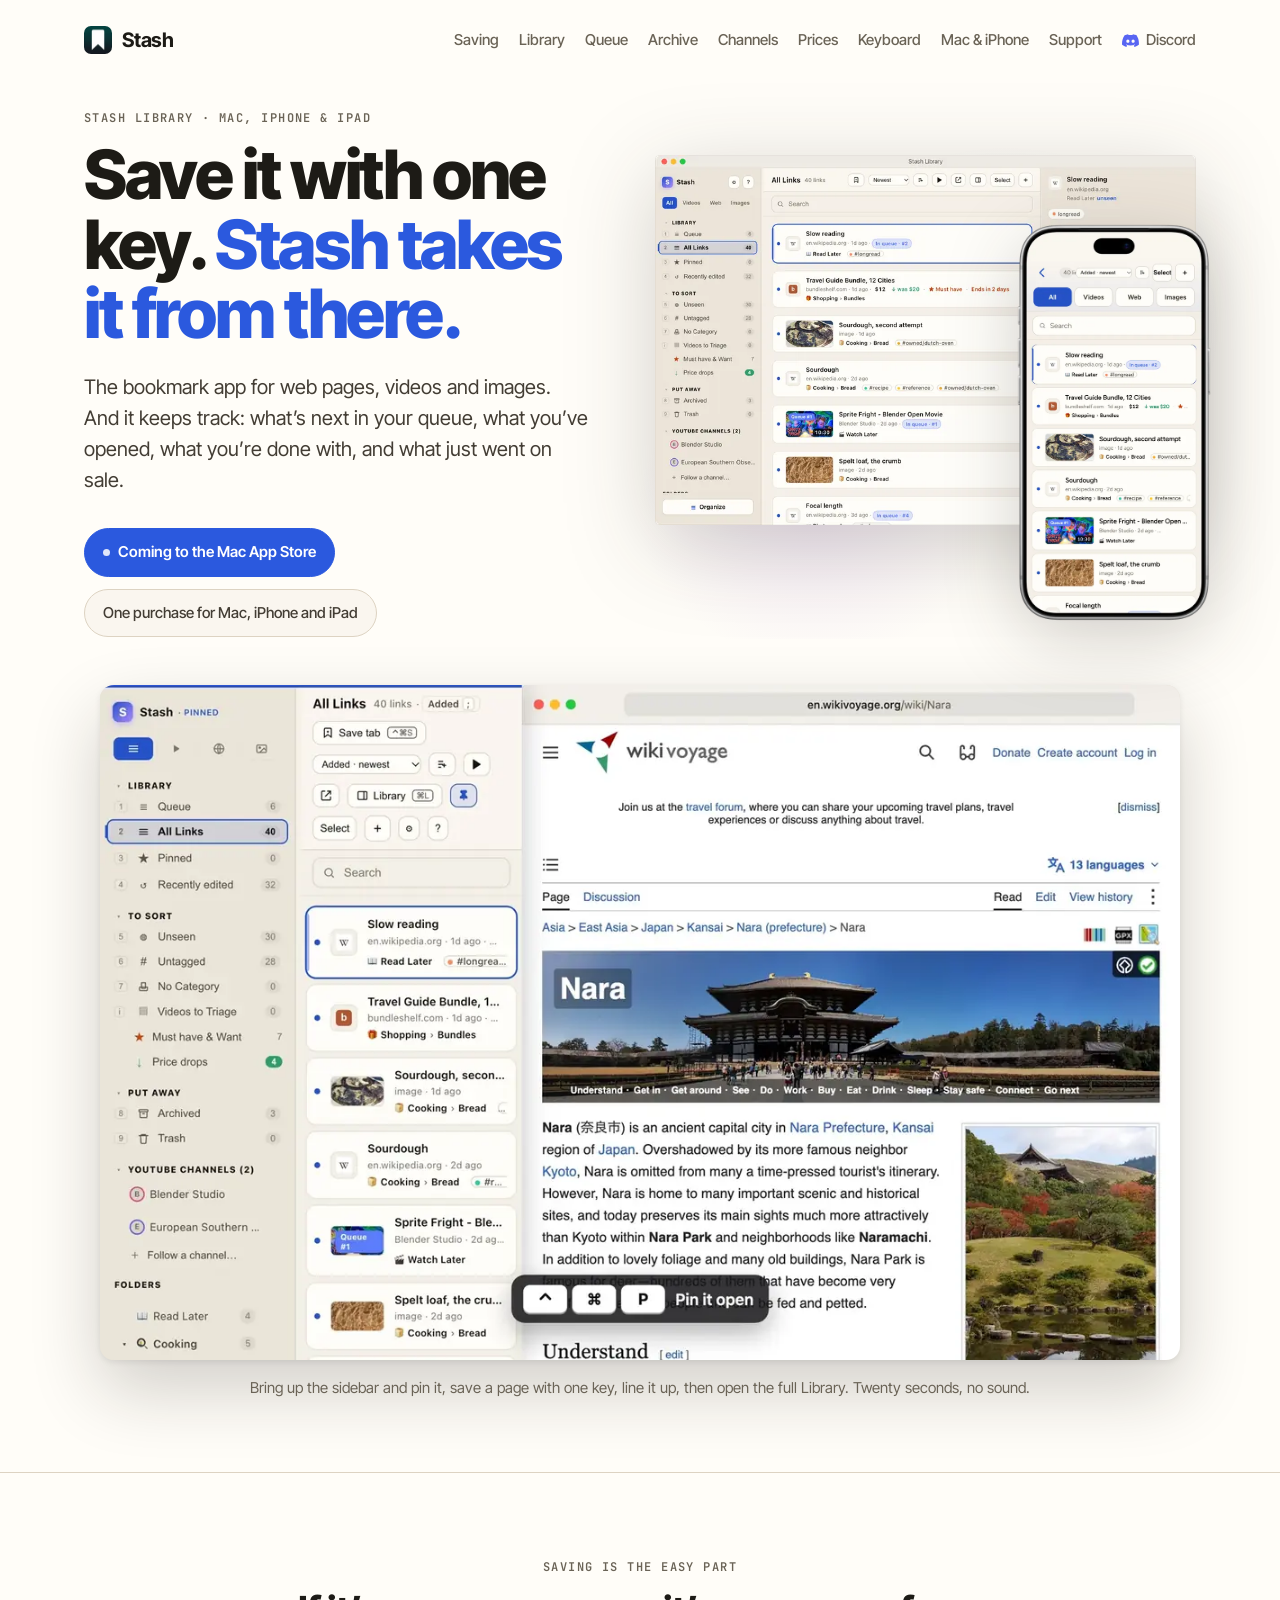
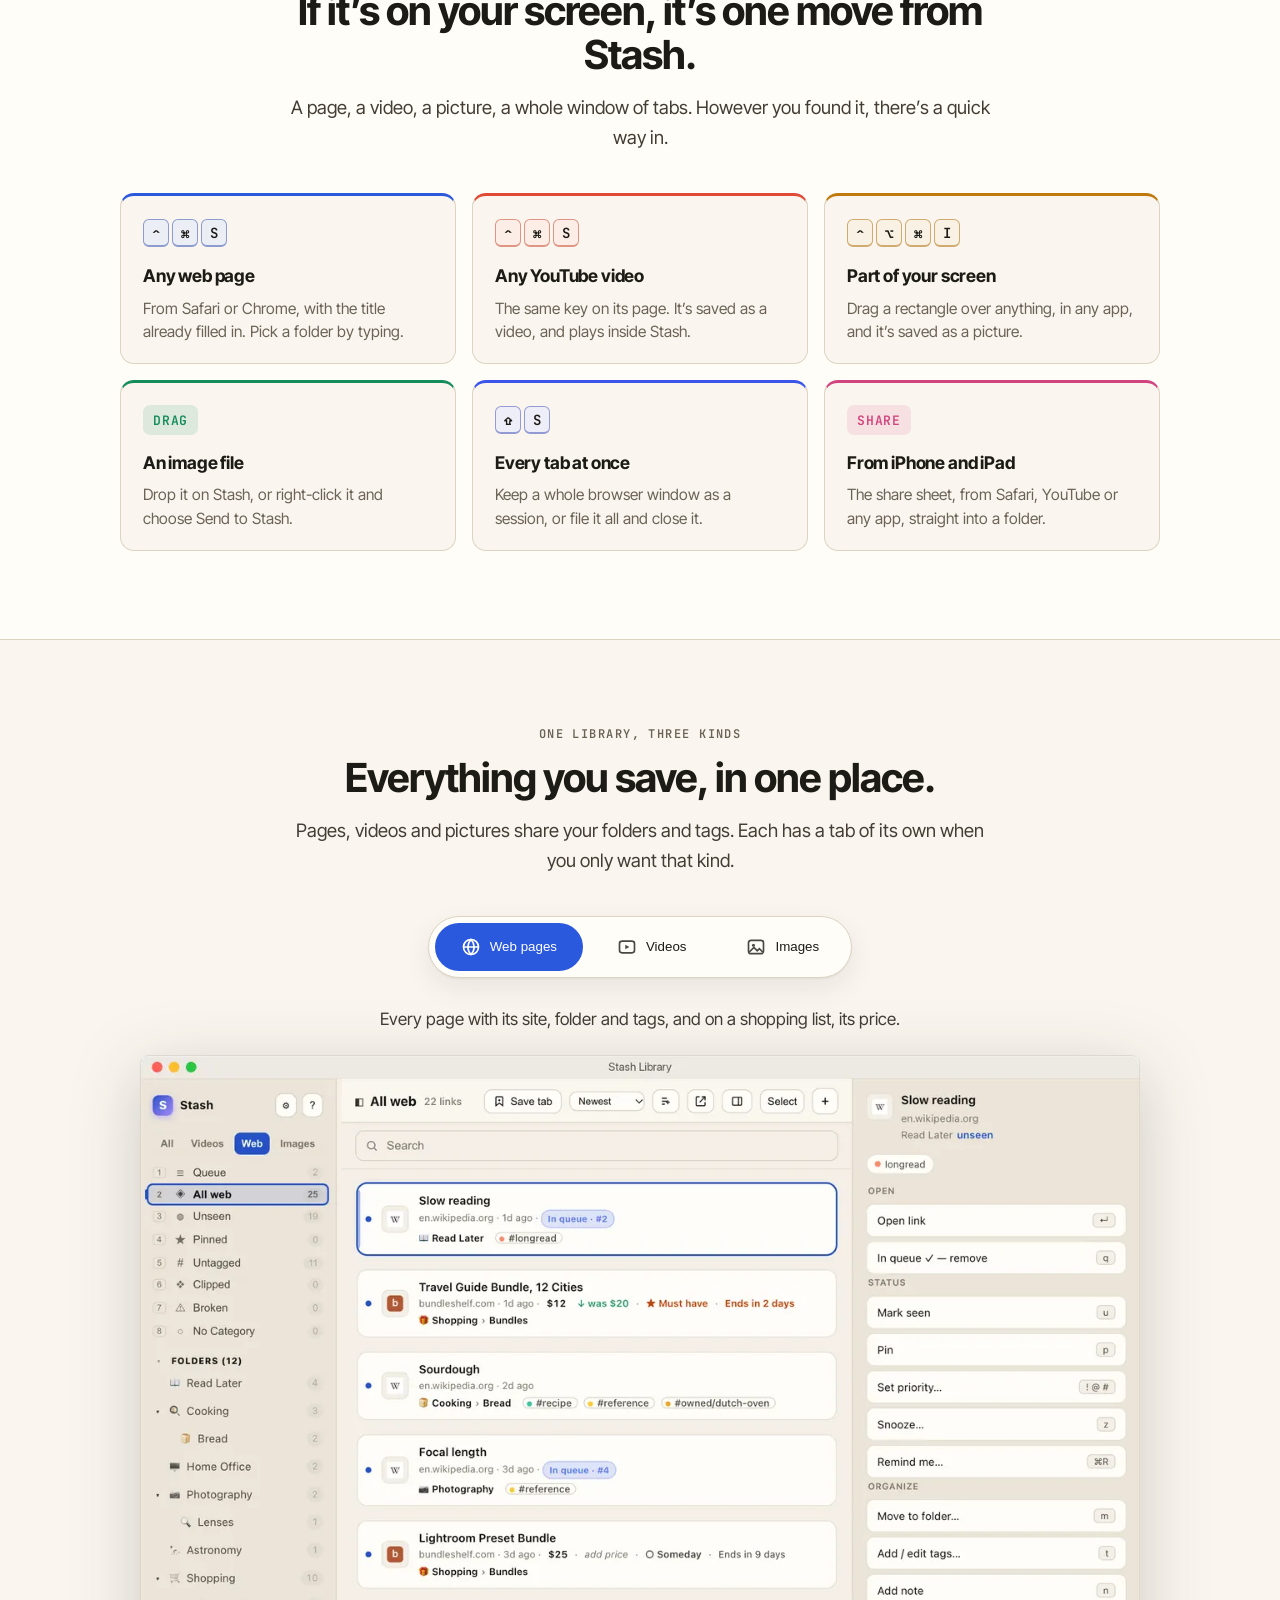
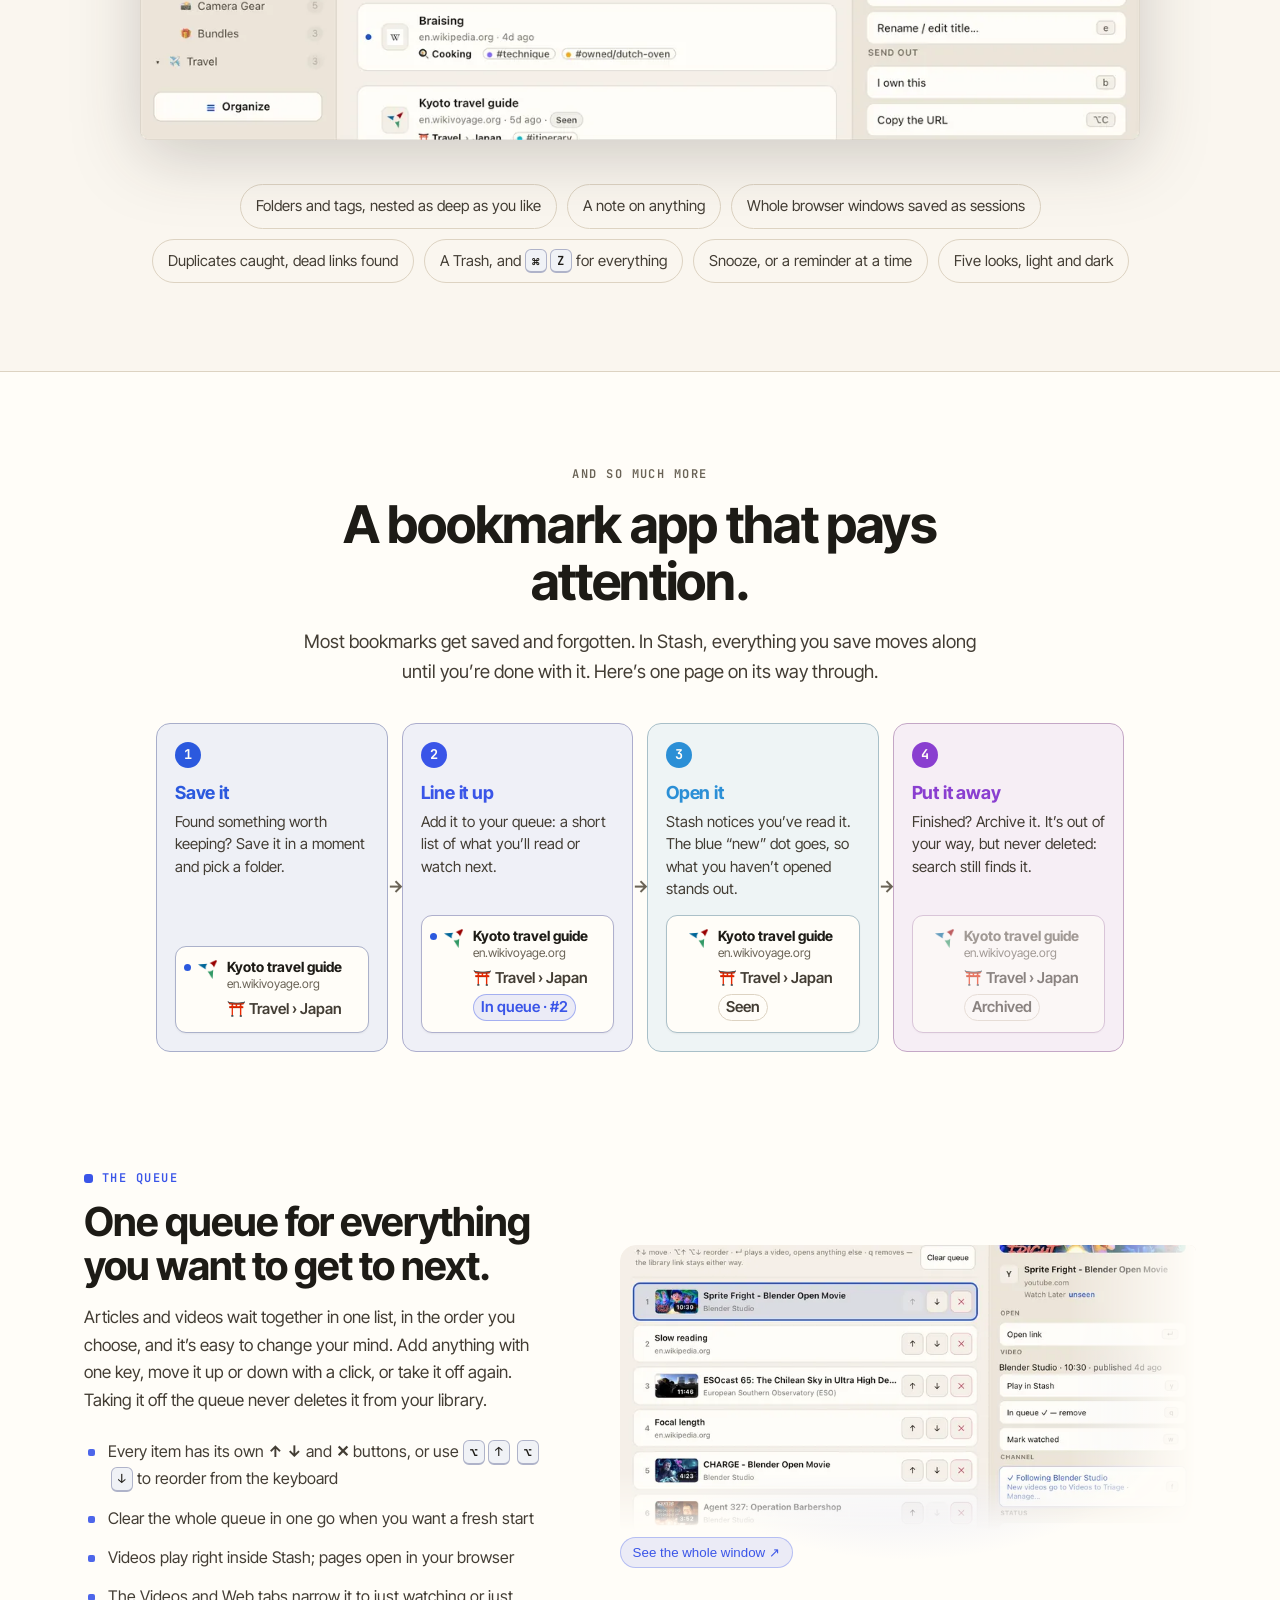
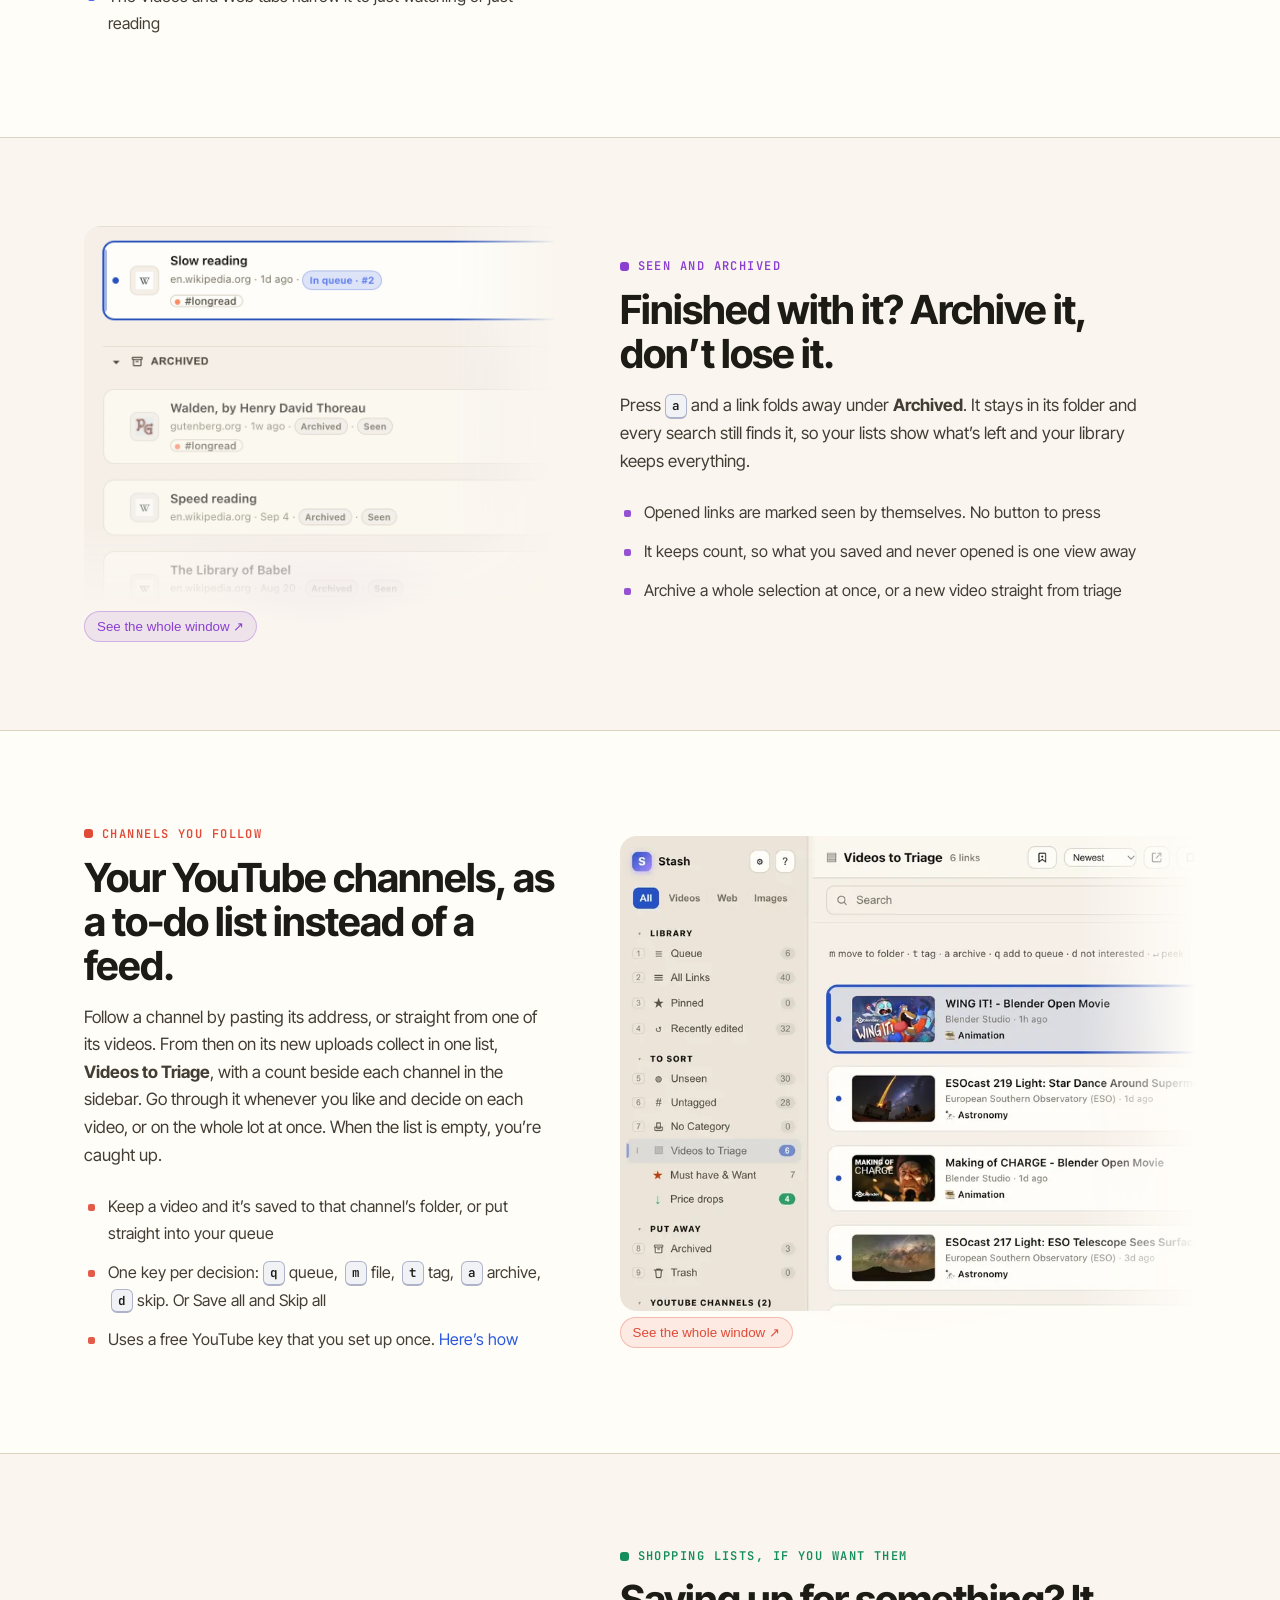
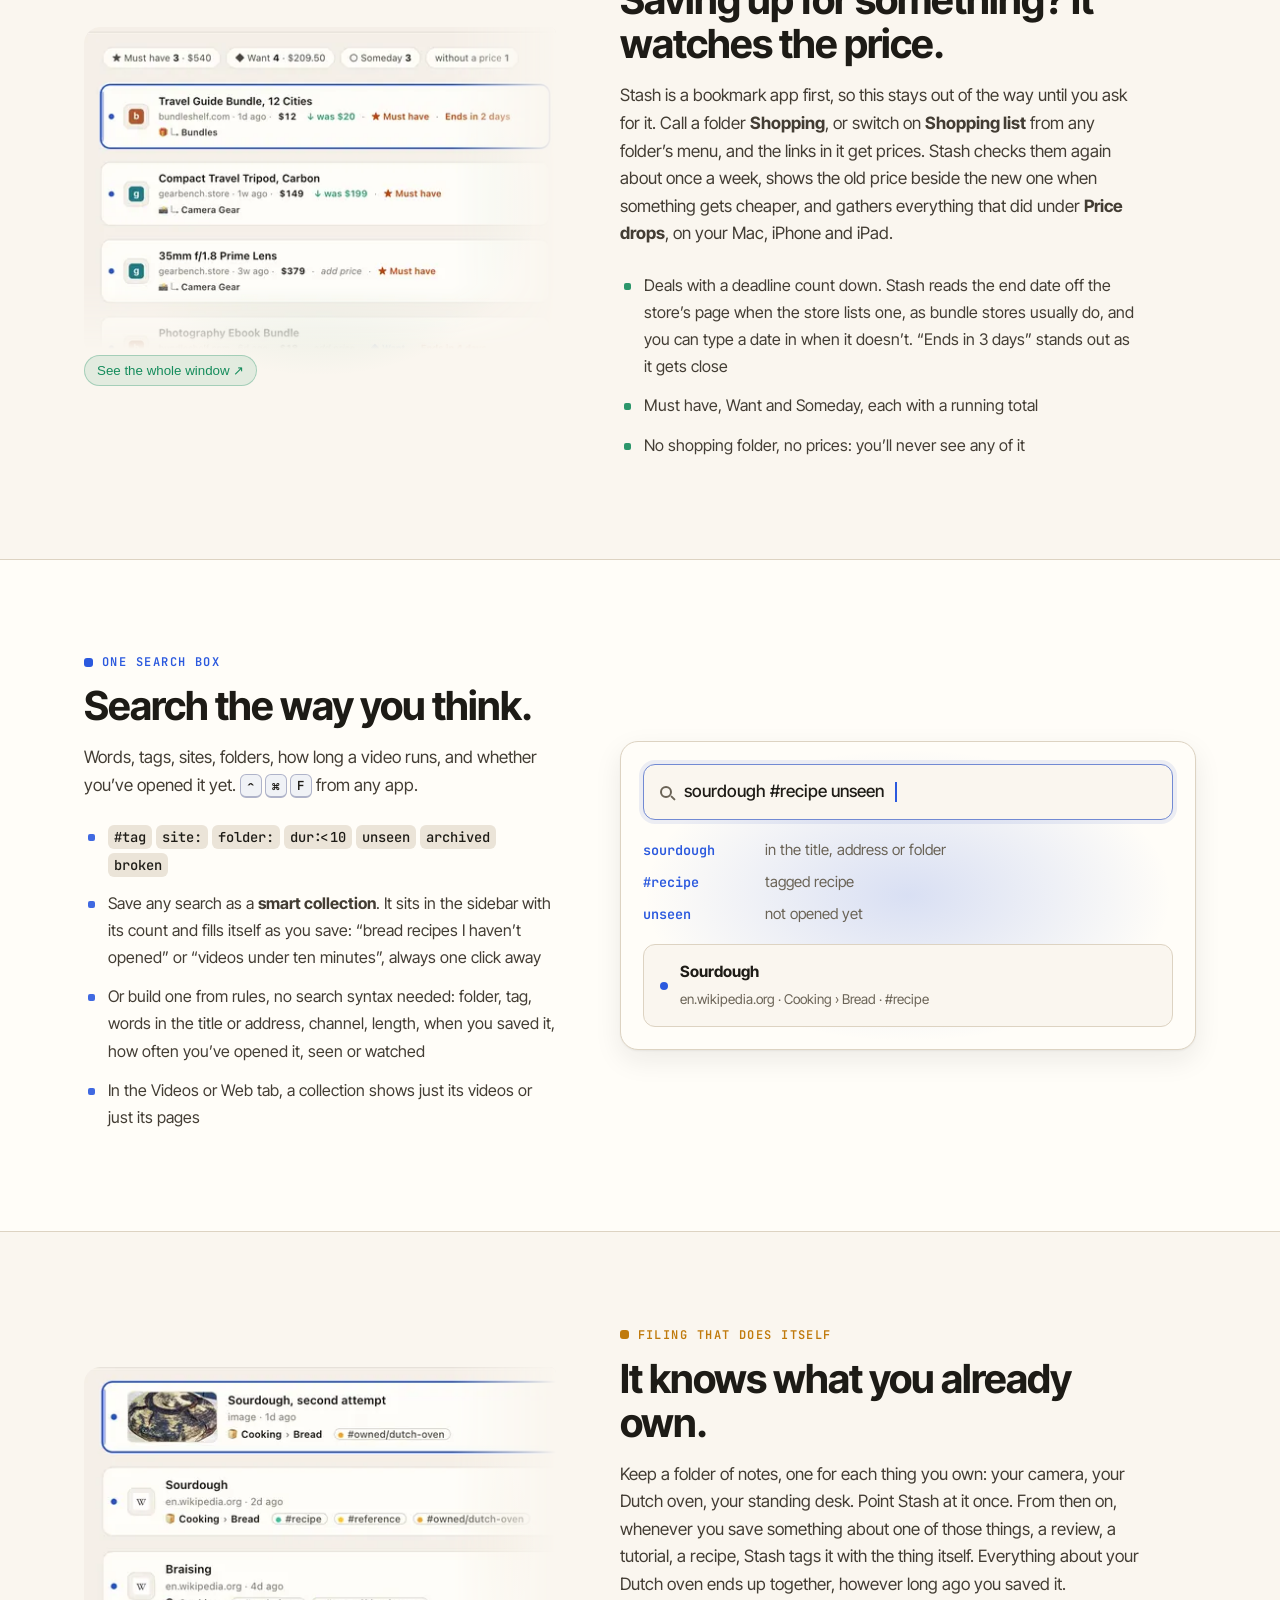
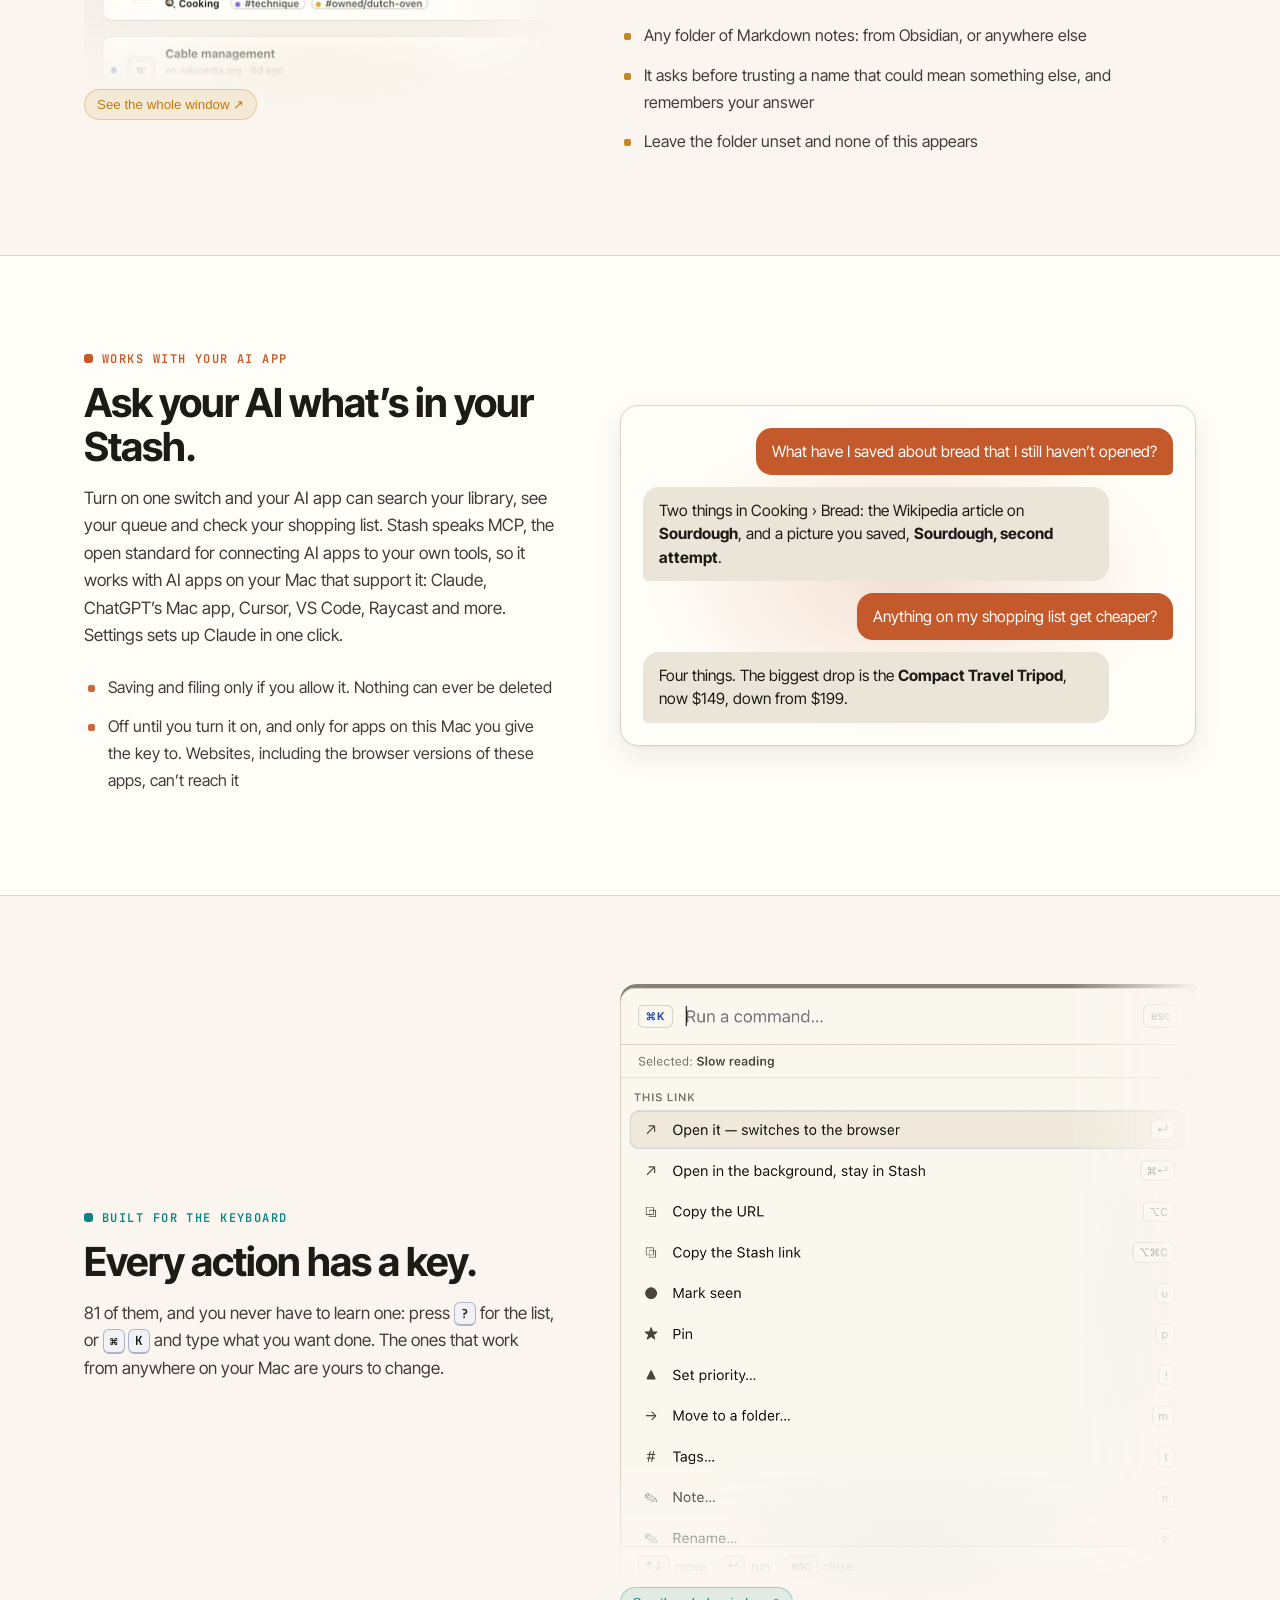
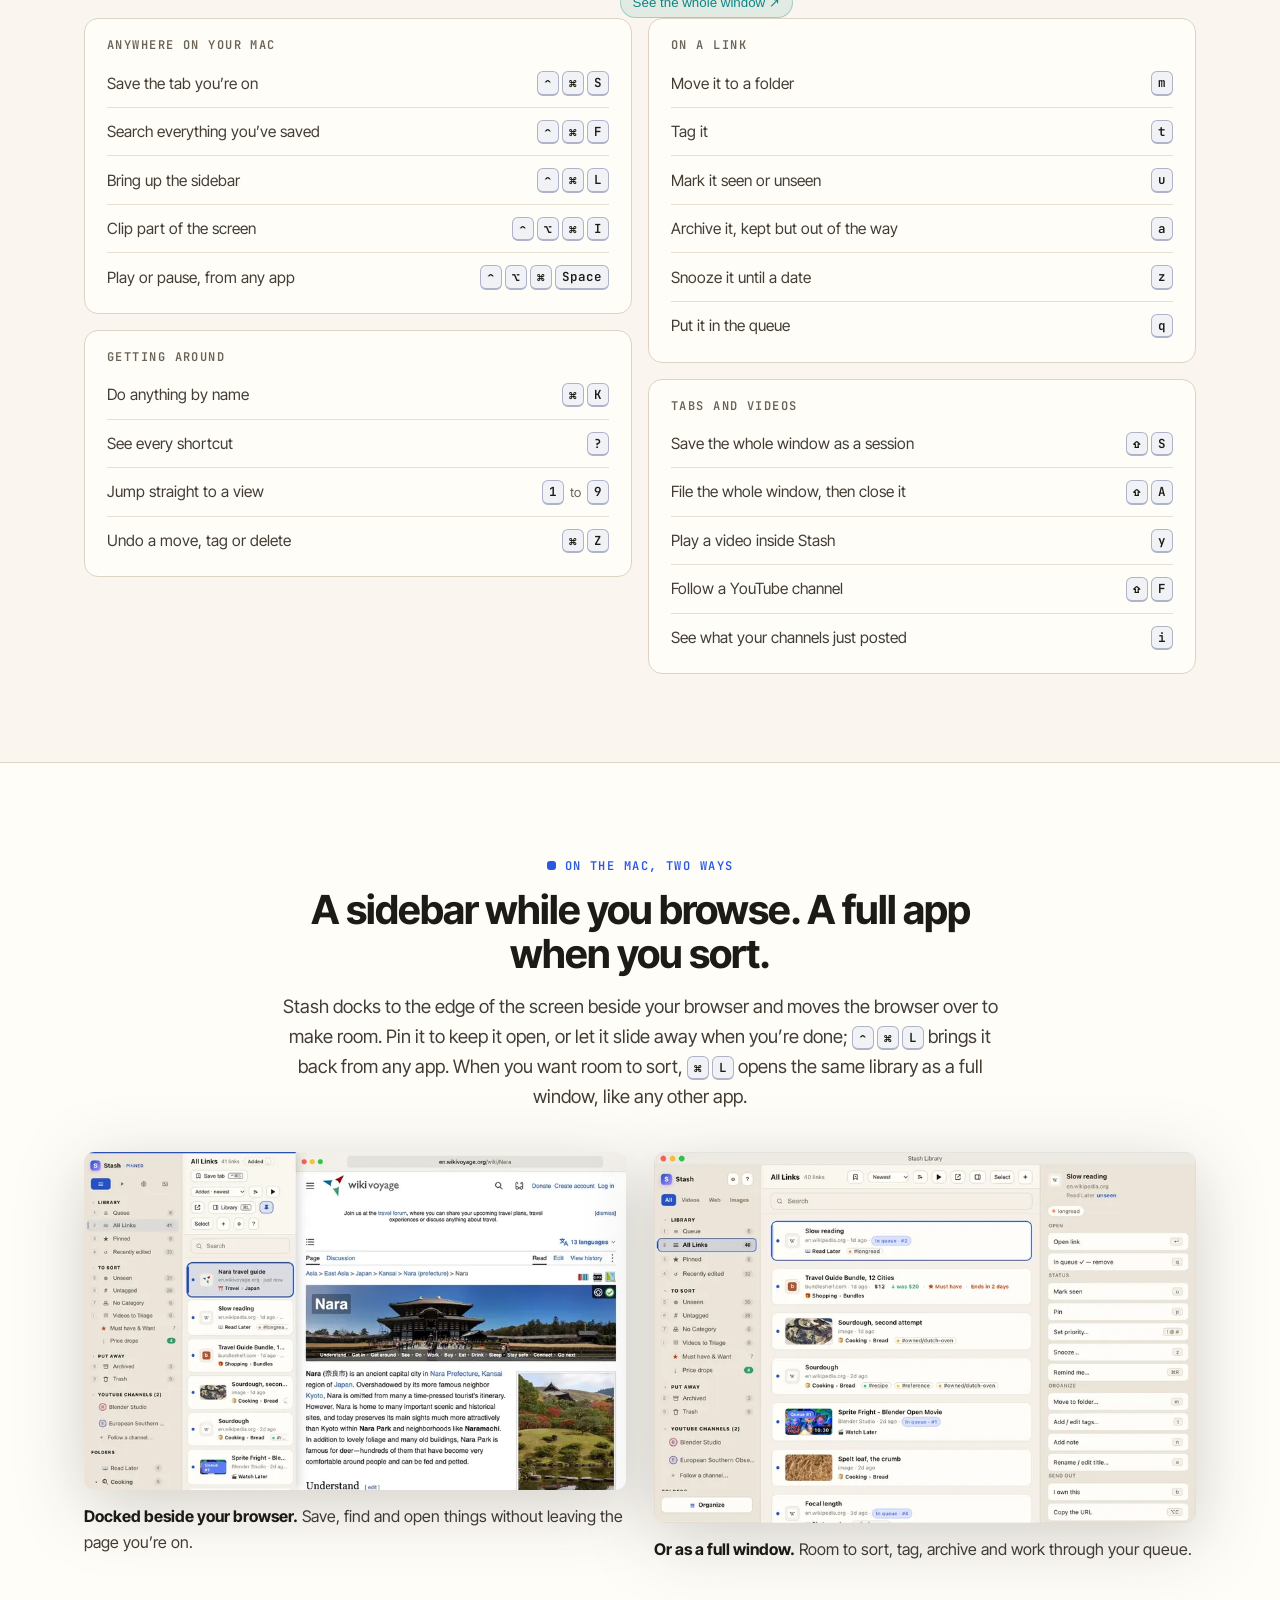
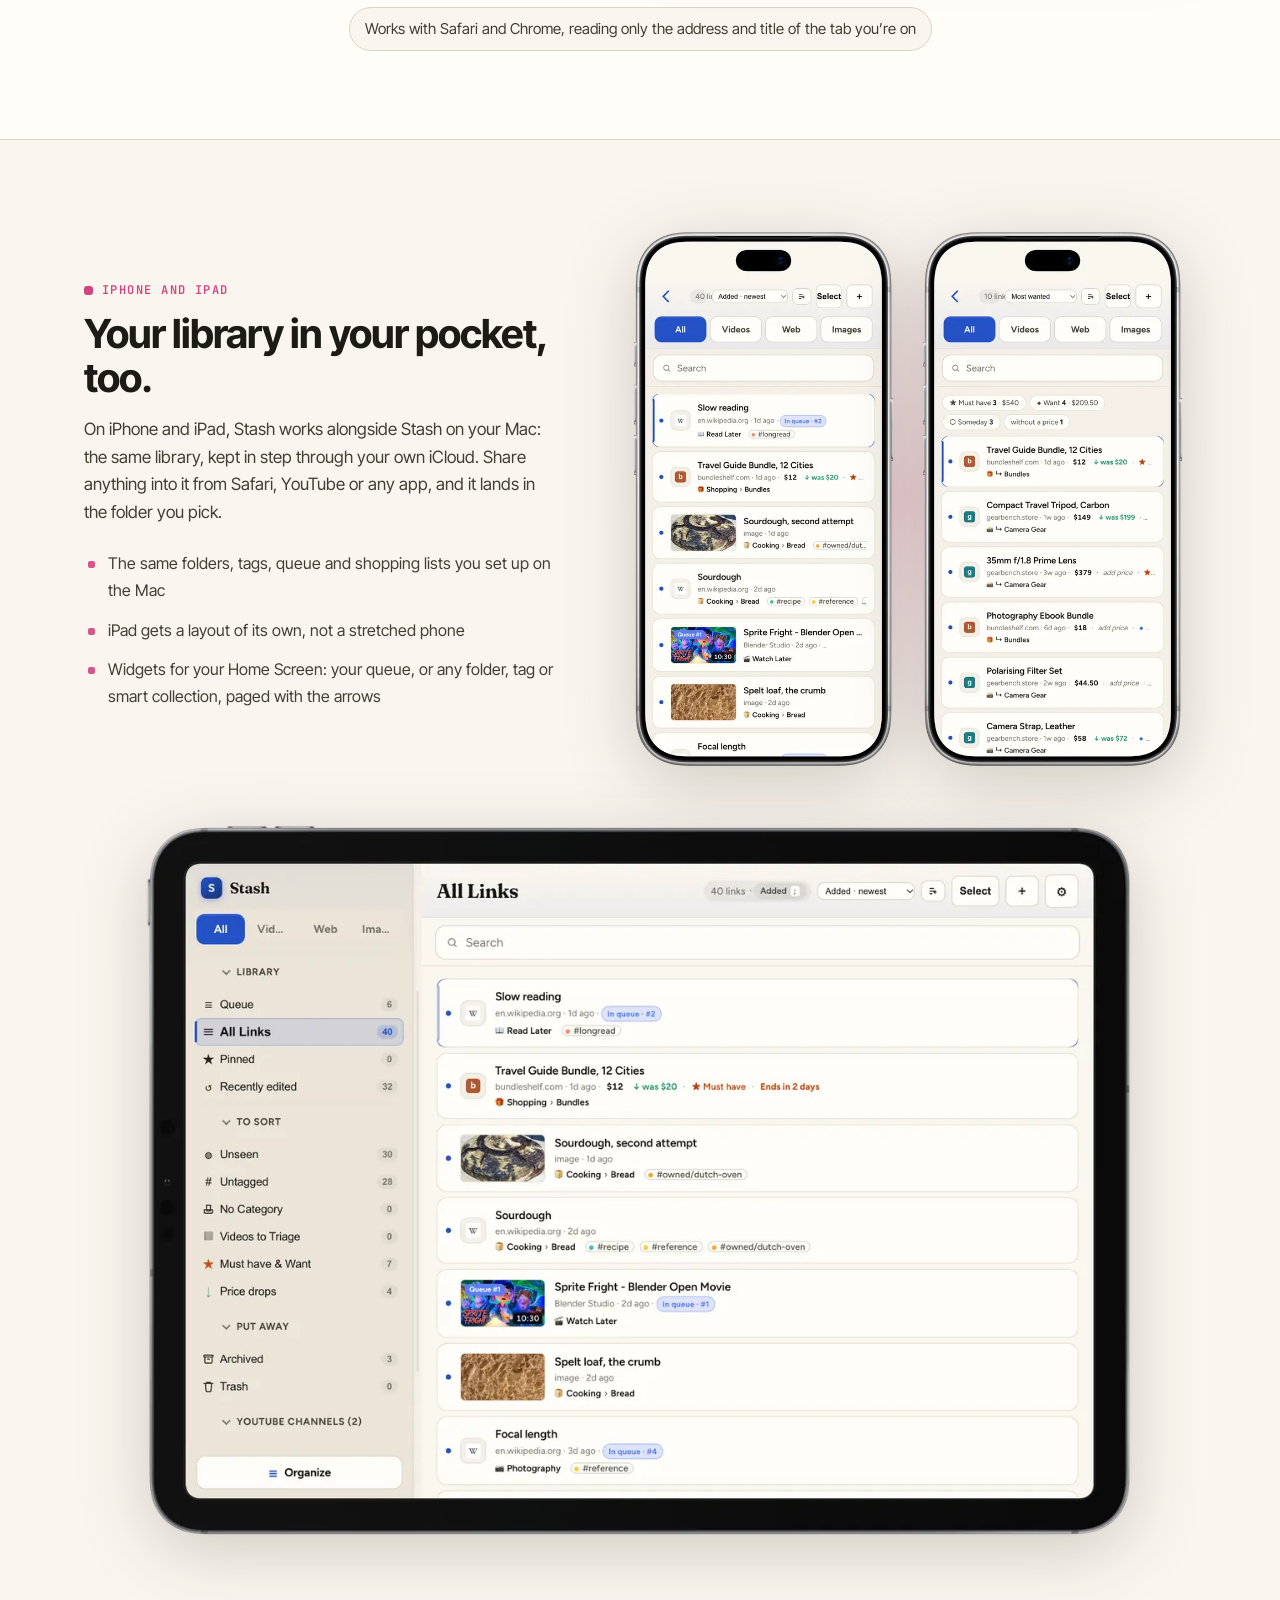
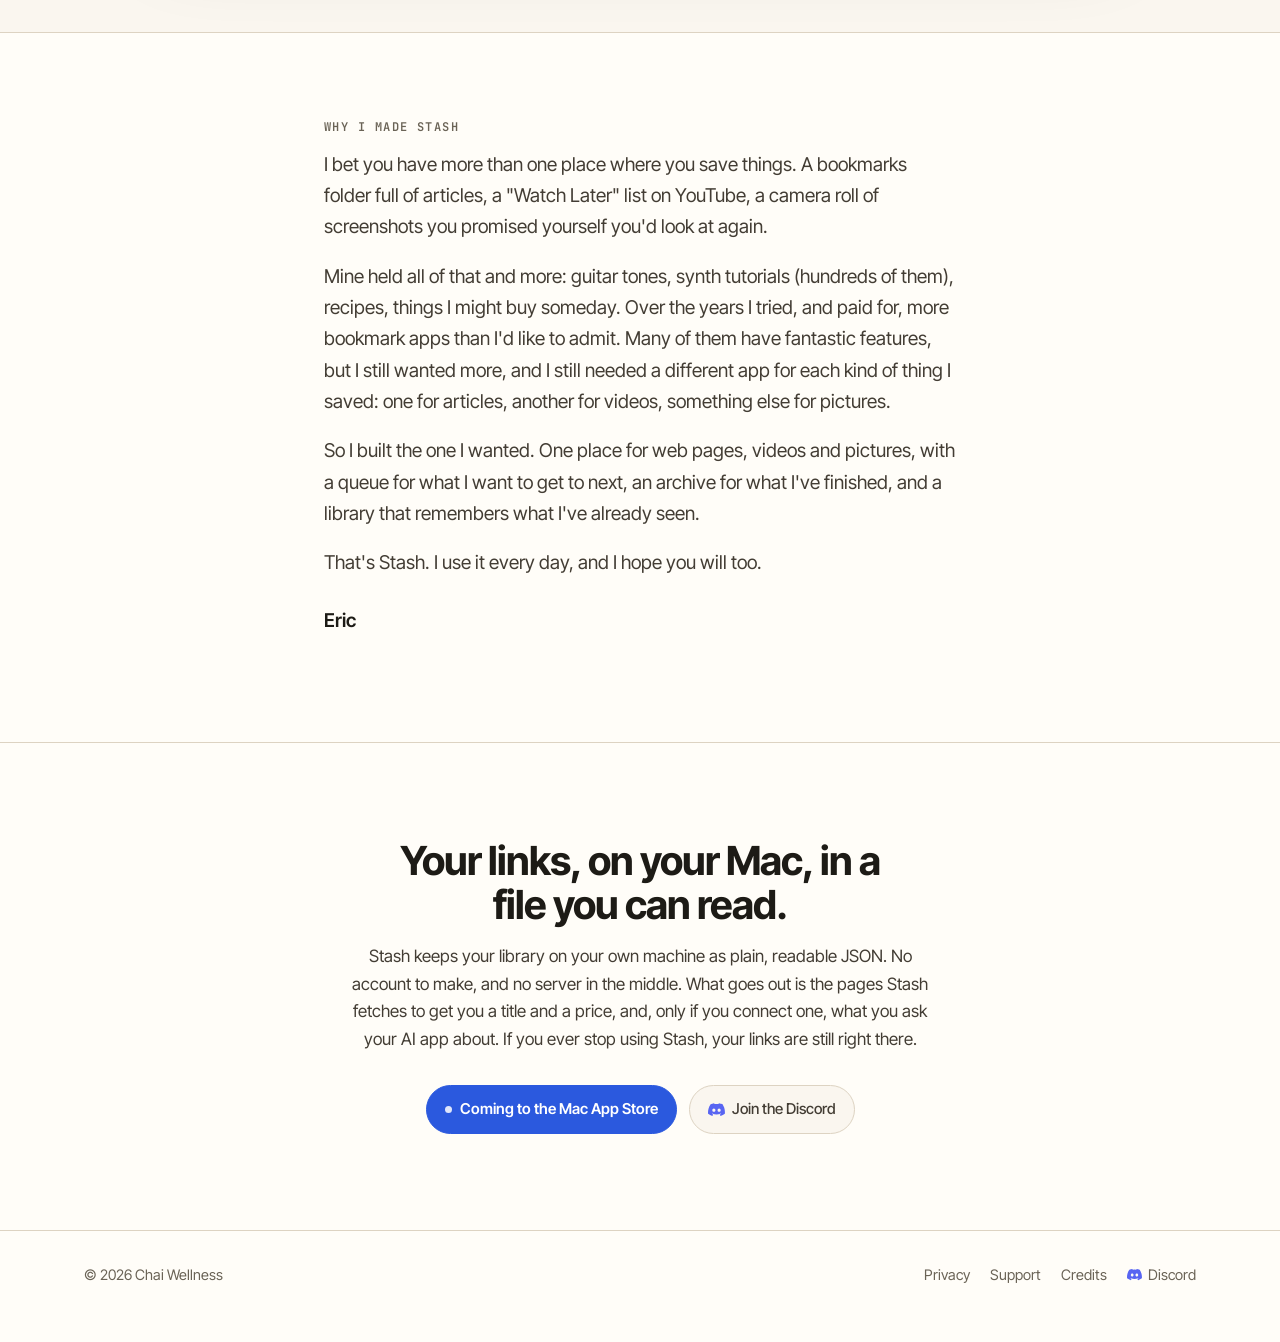
<file: index.html>
<!DOCTYPE html>
<html lang="en">
<head>
<meta charset="utf-8">
<meta name="viewport" content="width=device-width, initial-scale=1, viewport-fit=cover">
<meta name="description" content="Stash Library saves any tab with one key, knows which links you've opened, archives what you're done with, brings new videos from channels you follow for a yes or a no, and watches prices. For Mac, iPhone and iPad.">
<meta name="theme-color" content="#fffdf8" media="(prefers-color-scheme: light)">
<meta name="theme-color" content="#14161b" media="(prefers-color-scheme: dark)">
<meta property="og:title" content="Stash Library">
<meta property="og:description" content="Save it with one key. Stash takes it from there. Mac, iPhone and iPad.">
<meta property="og:type" content="website">
<meta property="og:image" content="og-image.png">
<meta name="twitter:card" content="summary_large_image">
<link rel="icon" href="favicon.png" type="image/png">
<link rel="apple-touch-icon" href="apple-touch-icon.png">
<title>Stash Library</title>
<link rel="preconnect" href="https://fonts.googleapis.com">
<link rel="preconnect" href="https://fonts.gstatic.com" crossorigin>
<link rel="preload" as="style" href="https://fonts.googleapis.com/css2?family=Inter+Tight:wght@400;500;600;700;800&family=JetBrains+Mono:wght@500;600&display=swap" onload="this.onload=null;this.rel='stylesheet'">
<noscript><link rel="stylesheet" href="https://fonts.googleapis.com/css2?family=Inter+Tight:wght@400;500;600;700;800&family=JetBrains+Mono:wght@500;600&display=swap"></noscript>
<link rel="stylesheet" href="style.css?v=19">
<style>
/* App Store badge (store.js). Apple: 40px minimum height, clear space a quarter of its height,
   never recolored or altered. */
[hidden]{display:none!important}
.store-badge{display:inline-block;line-height:0;margin:11px 0}
.store-badge img{height:44px;width:auto}
</style>
</head>
<body>

<a class="skip" href="#main">Skip to the content</a>

<div class="wrap">
  <header class="top">
    <a class="brand" href="#top" aria-label="Stash Library, back to the top">
      <img data-ext="png" decoding="async" class="brand-mark" src="img/small/icon-128.webp" srcset="img/small/icon-128.webp 128w" sizes="(max-width: 500px) 7vw, (max-width: 1000px) 4vw, 28px" width="28" height="28" alt=""><span>Stash</span>
    </a>
    <nav class="nav" aria-label="Sections">
      <a href="#save">Saving</a>
      <a href="#library">Library</a>
      <a href="#queue">Queue</a>
      <a href="#seen">Archive</a>
      <a href="#channels">Channels</a>
      <a href="#prices">Prices</a>
      <a href="#keys">Keyboard</a>
      <a href="#mac">Mac &amp; iPhone</a>
      <a href="support.html">Support</a>
      <a class="discord" data-discord href="support.html#community"><svg viewBox="0 0 24 24" aria-hidden="true" fill="currentColor"><path d="M20.3 4.4A19.8 19.8 0 0 0 15.4 3l-.6 1.3a18.4 18.4 0 0 0-5.6 0L8.6 3a19.7 19.7 0 0 0-4.9 1.5C.6 9.1-.3 13.6.1 18.1a19.9 19.9 0 0 0 6 3l1.3-2.1a12.9 12.9 0 0 1-2-1l.5-.4a14.2 14.2 0 0 0 12.2 0l.5.4a12.9 12.9 0 0 1-2.1 1l1.3 2.1a19.8 19.8 0 0 0 6-3c.5-5.2-.8-9.7-3.5-13.7ZM8.3 15.3c-1.2 0-2.2-1.1-2.2-2.4s1-2.4 2.2-2.4 2.2 1.1 2.2 2.4-1 2.4-2.2 2.4Zm7.4 0c-1.2 0-2.2-1.1-2.2-2.4s1-2.4 2.2-2.4 2.2 1.1 2.2 2.4-1 2.4-2.2 2.4Z"/></svg>Discord</a>
    </nav>
  </header>

  <section class="hero" id="top">
    <div>
      <div class="label">Stash Library &middot; Mac, iPhone &amp; iPad</div>
      <h1>Save it with one key. <em>Stash takes it from there.</em></h1>
      <p class="lede">The bookmark app for web pages, videos and images. And it keeps track: what&rsquo;s next in your queue, what you&rsquo;ve opened, what you&rsquo;re done with, and what just went on sale.</p>
      <div class="pills">
        <span class="pill solid" data-store-soon><span class="dot"></span>Coming to the Mac App Store</span>
        <a class="store-badge" data-store-live hidden href="#" aria-label="Download Stash Library on the App Store"><picture><source srcset="img/app-store-badge-white.svg" media="(prefers-color-scheme: dark)"><img src="img/app-store-badge-black.svg" alt="Download on the App Store" width="132" height="44"></picture></a>
        <span class="pill">One purchase for Mac, iPhone and iPad</span>
      </div>
    </div>
    <div class="hero-art">
      <picture><source srcset="img/small/mac-library-dark-480.webp 480w, img/small/mac-library-dark-800.webp 800w, img/small/mac-library-dark-1200.webp 1200w, img/small/mac-library-dark-1600.webp 1600w" sizes="(max-width: 500px) 92vw, (max-width: 1000px) 94vw, 542px" media="(prefers-color-scheme: dark)"><img decoding="async" fetchpriority="high" class="mac" src="img/small/mac-library-800.webp" srcset="img/small/mac-library-480.webp 480w, img/small/mac-library-800.webp 800w, img/small/mac-library-1200.webp 1200w, img/small/mac-library-1600.webp 1600w" sizes="(max-width: 500px) 92vw, (max-width: 1000px) 94vw, 542px" width="2360" height="1616" alt="Stash on the Mac: folders and saved views down the left, saved pages, videos and pictures on the right, each with its site, its folder, its tags and, on a shopping item, its price"></picture>
      <picture><source srcset="img/small/iphone-dark-480.webp 480w, img/small/iphone-dark-800.webp 800w" sizes="(max-width: 500px) 42vw, (max-width: 1000px) 35vw, 265px" media="(prefers-color-scheme: dark)"><img decoding="async" class="phone" src="img/small/iphone-800.webp" srcset="img/small/iphone-480.webp 480w, img/small/iphone-800.webp 800w" sizes="(max-width: 500px) 42vw, (max-width: 1000px) 35vw, 265px" width="1350" height="2760" alt="Stash on iPhone showing the same saved links"></picture>
    </div>
  </section>
</div>

<main id="main">

<section class="reel-band" id="watch">
  <div class="wrap">
    <figure class="reel">
      <video id="reel" autoplay muted loop playsinline preload="none" width="1600" height="1000"
             data-poster="img/reel-poster.webp" data-poster-dark="img/reel-dark-poster.webp"
             aria-label="Stash in use: a Wikivoyage page about Nara fills the screen; Control-Command-L brings in the Stash sidebar and the browser moves over to make room; a click pins the sidebar open; Control-Command-S opens the save sheet with the title filled in; typing jap finds Travel, Japan; Return saves it to the top of the sidebar; q adds it to the queue; Command-L opens the full Library window, then its Videos and Images tabs">
        <source data-src="img/reel-dark.mp4" type="video/mp4" media="(prefers-color-scheme: dark)">
        <source data-src="img/reel.mp4" type="video/mp4">
      </video>
      <figcaption>Bring up the sidebar and pin it, save a page with one key, line it up, then open the full Library. Twenty seconds, no sound.</figcaption>
    </figure>
  </div>
</section>

<section class="band ways-band" id="save">
  <div class="wrap">
    <div class="head-c">
      <div class="label">Saving is the easy part</div>
      <h2>If it&rsquo;s on your screen, it&rsquo;s one move from Stash.</h2>
      <p>A page, a video, a picture, a whole window of tabs. However you found it, there&rsquo;s a quick way in.</p>
    </div>
    <ul class="ways">
      <li class="h-web"><span class="way-key"><span class="chord" data-chord="save"><kbd>⌃</kbd><kbd>⌘</kbd><kbd>S</kbd></span></span><b>Any web page</b><span>From Safari or Chrome, with the title already filled in. Pick a folder by typing.</span></li>
      <li class="h-video"><span class="way-key"><span class="chord" data-chord="save"><kbd>⌃</kbd><kbd>⌘</kbd><kbd>S</kbd></span></span><b>Any YouTube video</b><span>The same key on its page. It&rsquo;s saved as a video, and plays inside Stash.</span></li>
      <li class="h-image"><span class="way-key"><span class="chord" data-chord="snap"><kbd>⌃</kbd><kbd>⌥</kbd><kbd>⌘</kbd><kbd>I</kbd></span></span><b>Part of your screen</b><span>Drag a rectangle over anything, in any app, and it&rsquo;s saved as a picture.</span></li>
      <li class="h-image2"><span class="way-key way-word">Drag</span><b>An image file</b><span>Drop it on Stash, or right-click it and choose Send to Stash.</span></li>
      <li class="h-tabs"><span class="way-key"><span class="chord"><kbd>⇧</kbd><kbd>S</kbd></span></span><b>Every tab at once</b><span>Keep a whole browser window as a session, or file it all and close it.</span></li>
      <li class="h-phone"><span class="way-key way-word">Share</span><b>From iPhone and iPad</b><span>The share sheet, from Safari, YouTube or any app, straight into a folder.</span></li>
    </ul>
  </div>
</section>

<section class="band alt" id="library">
  <div class="wrap">
    <div class="head-c">
      <div class="label">One library, three kinds</div>
      <h2>Everything you save, in one place.</h2>
      <p>Pages, videos and pictures share your folders and tags. Each has a tab of its own when you only want that kind.</p>
    </div>
    <div class="kinds" data-kinds>
      <div class="kind-tabs" role="tablist" aria-label="What Stash keeps">
        <button type="button" role="tab" id="kt-web" aria-controls="kp-web" aria-selected="true"><svg viewBox="0 0 24 24" aria-hidden="true" fill="none" stroke="currentColor" stroke-width="2"><circle cx="12" cy="12" r="9"/><path d="M3 12h18M12 3c2.5 2.7 3.8 5.7 3.8 9s-1.3 6.3-3.8 9c-2.5-2.7-3.8-5.7-3.8-9S9.5 5.7 12 3Z"/></svg><span>Web pages</span></button>
        <button type="button" role="tab" id="kt-vid" aria-controls="kp-vid" aria-selected="false"><svg viewBox="0 0 24 24" aria-hidden="true" fill="none" stroke="currentColor" stroke-width="2"><rect x="3" y="5" width="18" height="14" rx="3"/><path d="M10 9.2v5.6l4.8-2.8z" fill="currentColor" stroke="none"/></svg><span>Videos</span></button>
        <button type="button" role="tab" id="kt-img" aria-controls="kp-img" aria-selected="false"><svg viewBox="0 0 24 24" aria-hidden="true" fill="none" stroke="currentColor" stroke-width="2"><rect x="3" y="4" width="18" height="16" rx="3"/><circle cx="9" cy="10" r="1.8" fill="currentColor" stroke="none"/><path d="m4 18 5.5-5.5 4 4L16 14l4 4"/></svg><span>Images</span></button>
      </div>
      <figure class="kind-panel" role="tabpanel" id="kp-web" aria-labelledby="kt-web">
        <figcaption>Every page with its site, folder and tags, and on a shopping list, its price.</figcaption>
        <div class="shot"><picture><source srcset="img/small/mac-web-dark-480.webp 480w, img/small/mac-web-dark-800.webp 800w, img/small/mac-web-dark-1200.webp 1200w, img/small/mac-web-dark-1600.webp 1600w" sizes="(max-width: 500px) 92vw, (max-width: 1000px) 94vw, 1000px" media="(prefers-color-scheme: dark)"><img decoding="async" loading="lazy" src="img/small/mac-web-800.webp" srcset="img/small/mac-web-480.webp 480w, img/small/mac-web-800.webp 800w, img/small/mac-web-1200.webp 1200w, img/small/mac-web-1600.webp 1600w" sizes="(max-width: 500px) 92vw, (max-width: 1000px) 94vw, 1000px" width="2360" height="1616" alt="The Web tab in Stash: saved pages with their site, folder, tags and, for shopping items, the price and whether it dropped"></picture></div>
      </figure>
      <figure class="kind-panel" role="tabpanel" id="kp-vid" aria-labelledby="kt-vid">
        <figcaption>Every video with its thumbnail and length. They play right inside Stash and pick up where you stopped, to the second.</figcaption>
        <div class="shot"><picture><source srcset="img/small/mac-vidtab-dark-480.webp 480w, img/small/mac-vidtab-dark-800.webp 800w, img/small/mac-vidtab-dark-1200.webp 1200w, img/small/mac-vidtab-dark-1600.webp 1600w" sizes="(max-width: 500px) 92vw, (max-width: 1000px) 94vw, 1000px" media="(prefers-color-scheme: dark)"><img decoding="async" loading="lazy" src="img/small/mac-vidtab-800.webp" srcset="img/small/mac-vidtab-480.webp 480w, img/small/mac-vidtab-800.webp 800w, img/small/mac-vidtab-1200.webp 1200w, img/small/mac-vidtab-1600.webp 1600w" sizes="(max-width: 500px) 92vw, (max-width: 1000px) 94vw, 1000px" width="2360" height="1616" alt="The Videos tab in Stash: every saved video with its thumbnail, length and how far you got, and nothing that is not a video"></picture></div>
      </figure>
      <figure class="kind-panel" role="tabpanel" id="kp-img" aria-labelledby="kt-img">
        <figcaption>Pictures and screen clips as a contact sheet, in the same folders and tags as everything else.</figcaption>
        <div class="shot"><picture><source srcset="img/small/mac-images-dark-480.webp 480w, img/small/mac-images-dark-800.webp 800w, img/small/mac-images-dark-1200.webp 1200w, img/small/mac-images-dark-1600.webp 1600w" sizes="(max-width: 500px) 92vw, (max-width: 1000px) 94vw, 1000px" media="(prefers-color-scheme: dark)"><img decoding="async" loading="lazy" src="img/small/mac-images-800.webp" srcset="img/small/mac-images-480.webp 480w, img/small/mac-images-800.webp 800w, img/small/mac-images-1200.webp 1200w, img/small/mac-images-1600.webp 1600w" sizes="(max-width: 500px) 92vw, (max-width: 1000px) 94vw, 1000px" width="2360" height="1616" alt="The Images tab in Stash: a contact sheet of saved pictures, each with its folder"></picture></div>
      </figure>
    </div>
    <ul class="basics" aria-label="The basics, all there">
      <li>Folders and tags, nested as deep as you like</li>
      <li>A note on anything</li>
      <li>Whole browser windows saved as sessions</li>
      <li>Duplicates caught, dead links found</li>
      <li>A Trash, and <span class="chord"><kbd>⌘</kbd><kbd>Z</kbd></span> for everything</li>
      <li>Snooze, or a reminder at a time</li>
      <li>Five looks, light and dark</li>
    </ul>
  </div>
</section>

<section class="more-head">
  <div class="wrap head-c">
    <div class="label">And so much more</div>
    <h2>A bookmark app that pays attention.</h2>
    <p>Most bookmarks get saved and forgotten. In Stash, everything you save moves along until you&rsquo;re done with it. Here&rsquo;s one page on its way through.</p>
  </div>
  <ol class="life wrap" aria-label="One saved page on its way through Stash">
    <li class="h-save"><em>1</em><b>Save it</b><span>Found something worth keeping? Save it in a moment and pick a folder.</span>
      <div class="mini-card " aria-hidden="true"><i class="mc-dot" aria-hidden="true"></i><img decoding="async" loading="lazy" src="img/fav-wikivoyage.png" width="20" height="20" alt=""><div><b>Kyoto travel guide</b><small>en.wikivoyage.org</small><div class="mc-chips"><span class="mc-folder">⛩️ Travel › Japan</span></div></div></div></li>
    <li class="h-queue"><em>2</em><b>Line it up</b><span>Add it to your queue: a short list of what you&rsquo;ll read or watch next.</span>
      <div class="mini-card " aria-hidden="true"><i class="mc-dot" aria-hidden="true"></i><img decoding="async" loading="lazy" src="img/fav-wikivoyage.png" width="20" height="20" alt=""><div><b>Kyoto travel guide</b><small>en.wikivoyage.org</small><div class="mc-chips"><span class="mc-folder">⛩️ Travel › Japan</span><span class="mc-pill q">In queue · #2</span></div></div></div></li>
    <li class="h-seen"><em>3</em><b>Open it</b><span>Stash notices you&rsquo;ve read it. The blue &ldquo;new&rdquo; dot goes, so what you haven&rsquo;t opened stands out.</span>
      <div class="mini-card " aria-hidden="true"><i class="mc-dot off" aria-hidden="true"></i><img decoding="async" loading="lazy" src="img/fav-wikivoyage.png" width="20" height="20" alt=""><div><b>Kyoto travel guide</b><small>en.wikivoyage.org</small><div class="mc-chips"><span class="mc-folder">⛩️ Travel › Japan</span><span class="mc-pill">Seen</span></div></div></div></li>
    <li class="h-archive"><em>4</em><b>Put it away</b><span>Finished? Archive it. It&rsquo;s out of your way, but never deleted: search still finds it.</span>
      <div class="mini-card arch" aria-hidden="true"><i class="mc-dot off" aria-hidden="true"></i><img decoding="async" loading="lazy" src="img/fav-wikivoyage.png" width="20" height="20" alt=""><div><b>Kyoto travel guide</b><small>en.wikivoyage.org</small><div class="mc-chips"><span class="mc-folder">⛩️ Travel › Japan</span><span class="mc-pill">Archived</span></div></div></div></li>
  </ol>
</section>


<section class="band" id="queue" data-hue="queue">
  <div class="wrap">
    <div class="row">
      <div class="copy">
        <div class="label">The queue</div>
        <h2>One queue for everything you want to get to next.</h2>
        <p>Articles and videos wait together in one list, in the order you choose, and it&rsquo;s easy to change your mind. Add anything with one key, move it up or down with a click, or take it off again. Taking it off the queue never deletes it from your library.</p>
        <ul class="facts">
          <li>Every item has its own <b>↑</b> <b>↓</b> and <b>✕</b> buttons, or use <kbd>⌥</kbd><kbd>↑</kbd> <kbd>⌥</kbd><kbd>↓</kbd> to reorder from the keyboard</li>
          <li>Clear the whole queue in one go when you want a fresh start</li>
          <li>Videos play right inside Stash; pages open in your browser</li>
          <li>The Videos and Web tabs narrow it to just watching or just reading</li>
        </ul>
      </div>
      <div class="shot zoom"><picture><source srcset="img/small/mac-videos-zoom-dark-480.webp 480w, img/small/mac-videos-zoom-dark-800.webp 800w, img/small/mac-videos-zoom-dark-1200.webp 1200w, img/small/mac-videos-zoom-dark-1600.webp 1600w" sizes="(max-width: 500px) 92vw, (max-width: 1000px) 94vw, 576px" media="(prefers-color-scheme: dark)"><img decoding="async" src="img/small/mac-videos-zoom-800.webp" srcset="img/small/mac-videos-zoom-480.webp 480w, img/small/mac-videos-zoom-800.webp 800w, img/small/mac-videos-zoom-1200.webp 1200w, img/small/mac-videos-zoom-1600.webp 1600w" sizes="(max-width: 500px) 92vw, (max-width: 1000px) 94vw, 576px" width="1890" height="940" alt="The Queue in Stash: articles and videos together in one numbered list, each with its own buttons to move it up, move it down or take it off" loading="lazy" data-full="img/mac-videos.webp" data-full-dark="img/mac-videos-dark.webp"></picture></div>
    </div>
  </div>
</section>

<section class="band alt" id="seen" data-hue="archive">
  <div class="wrap">
    <div class="row flip">
      <div class="copy">
        <div class="label">Seen and archived</div>
        <h2>Finished with it? Archive it, don&rsquo;t lose it.</h2>
        <p>Press <kbd>a</kbd> and a link folds away under <b>Archived</b>. It stays in its folder and every search still finds it, so your lists show what&rsquo;s left and your library keeps everything.</p>
        <ul class="facts">
          <li>Opened links are marked seen by themselves. No button to press</li>
          <li>It keeps count, so what you saved and never opened is one view away</li>
          <li>Archive a whole selection at once, or a new video straight from triage</li>
        </ul>
      </div>
      <div class="shot zoom"><picture><source srcset="img/mac-archive-zoom-dark.webp" media="(prefers-color-scheme: dark)"><img decoding="async" src="img/mac-archive-zoom.webp" width="1030" height="828" alt="A Read Later folder in Stash: one unread link at the top, and three finished ones dimmed and folded under Archived" loading="lazy" data-full="img/mac-archive.webp" data-full-dark="img/mac-archive-dark.webp"></picture></div>
    </div>
  </div>
</section>

<section class="band" id="channels" data-hue="channels">
  <div class="wrap">
    <div class="row">
      <div class="copy">
        <div class="label">Channels you follow</div>
        <h2>Your YouTube channels, as a to-do list instead of a feed.</h2>
        <p>Follow a channel by pasting its address, or straight from one of its videos. From then on its new uploads collect in one list, <b>Videos to Triage</b>, with a count beside each channel in the sidebar. Go through it whenever you like and decide on each video, or on the whole lot at once. When the list is empty, you&rsquo;re caught up.</p>
        <ul class="facts">
          <li>Keep a video and it&rsquo;s saved to that channel&rsquo;s folder, or put straight into your queue</li>
          <li>One key per decision: <kbd>q</kbd> queue, <kbd>m</kbd> file, <kbd>t</kbd> tag, <kbd>a</kbd> archive, <kbd>d</kbd> skip. Or Save all and Skip all</li>
          <li>Uses a free YouTube key that you set up once. <a href="support.html#youtube-key">Here&rsquo;s how</a></li>
        </ul>
      </div>
      <div class="shot zoom fade-right"><picture><source srcset="img/small/mac-triage-zoom-dark-480.webp 480w, img/small/mac-triage-zoom-dark-800.webp 800w, img/small/mac-triage-zoom-dark-1200.webp 1200w" sizes="(max-width: 500px) 92vw, (max-width: 1000px) 94vw, 576px" media="(prefers-color-scheme: dark)"><img decoding="async" src="img/small/mac-triage-zoom-800.webp" srcset="img/small/mac-triage-zoom-480.webp 480w, img/small/mac-triage-zoom-800.webp 800w, img/small/mac-triage-zoom-1200.webp 1200w" sizes="(max-width: 500px) 92vw, (max-width: 1000px) 94vw, 576px" width="1420" height="1170" alt="Videos to Triage in Stash: the sidebar lists the two followed channels, each with 3 new videos, and the list beside it shows the new uploads waiting to be kept or skipped" loading="lazy" data-full="img/mac-triage.webp" data-full-dark="img/mac-triage-dark.webp"></picture></div>
    </div>
  </div>
</section>

<section class="band alt" id="prices" data-hue="prices">
  <div class="wrap">
    <div class="row flip">
      <div class="copy">
        <div class="label">Shopping lists, if you want them</div>
        <h2>Saving up for something? It watches the price.</h2>
        <p>Stash is a bookmark app first, so this stays out of the way until you ask for it. Call a folder <b>Shopping</b>, or switch on <b>Shopping list</b> from any folder&rsquo;s menu, and the links in it get prices. Stash checks them again about once a week, shows the old price beside the new one when something gets cheaper, and gathers everything that did under <b>Price drops</b>, on your Mac, iPhone and iPad.</p>
        <ul class="facts">
          <li>Deals with a deadline count down. Stash reads the end date off the store&rsquo;s page when the store lists one, as bundle stores usually do, and you can type a date in when it doesn&rsquo;t. &ldquo;Ends in 3 days&rdquo; stands out as it gets close</li>
          <li>Must have, Want and Someday, each with a running total</li>
          <li>No shopping folder, no prices: you&rsquo;ll never see any of it</li>
        </ul>
      </div>
      <div class="shot zoom"><picture><source srcset="img/small/mac-shopping-zoom-dark-480.webp 480w, img/small/mac-shopping-zoom-dark-800.webp 800w" sizes="(max-width: 500px) 92vw, (max-width: 1000px) 94vw, 472px" media="(prefers-color-scheme: dark)"><img decoding="async" src="img/small/mac-shopping-zoom-800.webp" srcset="img/small/mac-shopping-zoom-480.webp 480w, img/small/mac-shopping-zoom-800.webp 800w" sizes="(max-width: 500px) 92vw, (max-width: 1000px) 94vw, 472px" width="1190" height="810" alt="A shopping list in Stash: prices, drops shown beside the old price, and a countdown on deals that end" loading="lazy" data-full="img/mac-shopping.webp" data-full-dark="img/mac-shopping-dark.webp"></picture></div>
    </div>
  </div>
</section>

<section class="band" id="search" data-hue="search">
  <div class="wrap">
    <div class="row">
      <div class="copy">
        <div class="label">One search box</div>
        <h2>Search the way you think.</h2>
        <p>Words, tags, sites, folders, how long a video runs, and whether you&rsquo;ve opened it yet. <span class="chord" data-chord="search"><kbd>⌃</kbd><kbd>⌘</kbd><kbd>F</kbd></span> from any app.</p>
        <ul class="facts">
          <li><code>#tag</code> <code>site:</code> <code>folder:</code> <code>dur:&lt;10</code> <code>unseen</code> <code>archived</code> <code>broken</code></li>
          <li>Save any search as a <b>smart collection</b>. It sits in the sidebar with its count and fills itself as you save: &ldquo;bread recipes I haven&rsquo;t opened&rdquo; or &ldquo;videos under ten minutes&rdquo;, always one click away</li>
          <li>Or build one from rules, no search syntax needed: folder, tag, words in the title or address, channel, length, when you saved it, how often you&rsquo;ve opened it, seen or watched</li>
          <li>In the Videos or Web tab, a collection shows just its videos or just its pages</li>
        </ul>
      </div>
      <div class="searchmock" aria-label="An example search">
        <div class="field"><span class="glass" aria-hidden="true"></span>sourdough #recipe unseen<span class="caret" aria-hidden="true"></span></div>
        <div class="reads">
          <span class="read"><b>sourdough</b> in the title, address or folder</span>
          <span class="read"><b>#recipe</b> tagged recipe</span>
          <span class="read"><b>unseen</b> not opened yet</span>
        </div>
        <div class="result"><span class="dot" aria-hidden="true"></span><span><b>Sourdough</b><small>en.wikipedia.org &middot; Cooking &rsaquo; Bread &middot; #recipe</small></span></div>
      </div>
    </div>
  </div>
</section>

<section class="band alt" id="own" data-hue="own">
  <div class="wrap">
    <div class="row flip">
      <div class="copy">
        <div class="label">Filing that does itself</div>
        <h2>It knows what you already own.</h2>
        <p>Keep a folder of notes, one for each thing you own: your camera, your Dutch oven, your standing desk. Point Stash at it once. From then on, whenever you save something about one of those things, a review, a tutorial, a recipe, Stash tags it with the thing itself. Everything about your Dutch oven ends up together, however long ago you saved it.</p>
        <ul class="facts">
          <li>Any folder of Markdown notes: from Obsidian, or anywhere else</li>
          <li>It asks before trusting a name that could mean something else, and remembers your answer</li>
          <li>Leave the folder unset and none of this appears</li>
        </ul>
      </div>
      <div class="shot zoom"><picture><source srcset="img/small/mac-own-zoom-dark-480.webp 480w, img/small/mac-own-zoom-dark-800.webp 800w" sizes="(max-width: 500px) 92vw, (max-width: 1000px) 94vw, 472px" media="(prefers-color-scheme: dark)"><img decoding="async" src="img/small/mac-own-zoom-800.webp" srcset="img/small/mac-own-zoom-480.webp 480w, img/small/mac-own-zoom-800.webp 800w" sizes="(max-width: 500px) 92vw, (max-width: 1000px) 94vw, 472px" width="1090" height="728" alt="Stash showing everything tagged with things you own: a Wikipedia article, a recipe and a photo tagged with the Dutch oven, and pages tagged with the standing desk" loading="lazy" data-full="img/mac-own.webp" data-full-dark="img/mac-own-dark.webp"></picture></div>
    </div>
  </div>
</section>

<section class="band" id="ai" data-hue="ai">
  <div class="wrap">
    <div class="row">
      <div class="copy">
        <div class="label">Works with your AI app</div>
        <h2>Ask your AI what&rsquo;s in your Stash.</h2>
        <p>Turn on one switch and your AI app can search your library, see your queue and check your shopping list. Stash speaks MCP, the open standard for connecting AI apps to your own tools, so it works with AI apps on your Mac that support it: Claude, ChatGPT&rsquo;s Mac app, Cursor, VS Code, Raycast and more. Settings sets up Claude in one click.</p>
        <ul class="facts">
          <li>Saving and filing only if you allow it. Nothing can ever be deleted</li>
          <li>Off until you turn it on, and only for apps on this Mac you give the key to. Websites, including the browser versions of these apps, can&rsquo;t reach it</li>
        </ul>
      </div>
      <div class="chat" aria-label="An example conversation">
        <p class="msg you">What have I saved about bread that I still haven&rsquo;t opened?</p>
        <p class="msg ai">Two things in Cooking &rsaquo; Bread: the Wikipedia article on <b>Sourdough</b>, and a picture you saved, <b>Sourdough, second attempt</b>.</p>
        <p class="msg you">Anything on my shopping list get cheaper?</p>
        <p class="msg ai">Four things. The biggest drop is the <b>Compact Travel Tripod</b>, now $149, down from $199.</p>
      </div>
    </div>
  </div>
</section>

<section class="band alt" id="keys" data-hue="keys">
  <div class="wrap">
    <div class="row">
      <div class="copy">
        <div class="label">Built for the keyboard</div>
        <h2>Every action has a key.</h2>
        <p><span data-keytotal>81</span> of them, and you never have to learn one: press <kbd>?</kbd> for the list, or <span class="chord"><kbd>⌘</kbd><kbd>K</kbd></span> and type what you want done. The ones that work from anywhere on your Mac are yours to change.</p>
      </div>
      <div class="shot zoom"><picture><source srcset="img/mac-palette-zoom-dark.webp" media="(prefers-color-scheme: dark)"><img decoding="async" src="img/mac-palette-zoom.webp" width="1080" height="1120" alt="The command palette in Stash, opened with Command-K over a selected link, listing what you can do to it and the key for each" loading="lazy" data-full="img/mac-palette.webp" data-full-dark="img/mac-palette-dark.webp"></picture></div>
    </div>
    <!-- KEYS:start (generated by scripts/site_keys.py — edit that, not this) -->
<div class="keys-grid" data-keycount="81">
<div class="kgroup"><h3>Anywhere on your Mac</h3><ul><li><span class="kl">Save the tab you’re on</span><span class="kc"><kbd>⌃</kbd><kbd>⌘</kbd><kbd>S</kbd></span></li><li><span class="kl">Search everything you’ve saved</span><span class="kc"><kbd>⌃</kbd><kbd>⌘</kbd><kbd>F</kbd></span></li><li><span class="kl">Bring up the sidebar</span><span class="kc"><kbd>⌃</kbd><kbd>⌘</kbd><kbd>L</kbd></span></li><li><span class="kl">Clip part of the screen</span><span class="kc"><kbd>⌃</kbd><kbd>⌥</kbd><kbd>⌘</kbd><kbd>I</kbd></span></li><li><span class="kl">Play or pause, from any app</span><span class="kc"><kbd>⌃</kbd><kbd>⌥</kbd><kbd>⌘</kbd><kbd>Space</kbd></span></li></ul></div>
<div class="kgroup"><h3>Getting around</h3><ul><li><span class="kl">Do anything by name</span><span class="kc"><kbd>⌘</kbd><kbd>K</kbd></span></li><li><span class="kl">See every shortcut</span><span class="kc"><kbd>?</kbd></span></li><li><span class="kl">Jump straight to a view</span><span class="kc"><kbd>1</kbd><span class="kor">to</span><kbd>9</kbd></span></li><li><span class="kl">Undo a move, tag or delete</span><span class="kc"><kbd>⌘</kbd><kbd>Z</kbd></span></li></ul></div>
<div class="kgroup"><h3>On a link</h3><ul><li><span class="kl">Move it to a folder</span><span class="kc"><kbd>m</kbd></span></li><li><span class="kl">Tag it</span><span class="kc"><kbd>t</kbd></span></li><li><span class="kl">Mark it seen or unseen</span><span class="kc"><kbd>u</kbd></span></li><li><span class="kl">Archive it, kept but out of the way</span><span class="kc"><kbd>a</kbd></span></li><li><span class="kl">Snooze it until a date</span><span class="kc"><kbd>z</kbd></span></li><li><span class="kl">Put it in the queue</span><span class="kc"><kbd>q</kbd></span></li></ul></div>
<div class="kgroup"><h3>Tabs and videos</h3><ul><li><span class="kl">Save the whole window as a session</span><span class="kc"><kbd>⇧</kbd><kbd>S</kbd></span></li><li><span class="kl">File the whole window, then close it</span><span class="kc"><kbd>⇧</kbd><kbd>A</kbd></span></li><li><span class="kl">Play a video inside Stash</span><span class="kc"><kbd>y</kbd></span></li><li><span class="kl">Follow a YouTube channel</span><span class="kc"><kbd>⇧</kbd><kbd>F</kbd></span></li><li><span class="kl">See what your channels just posted</span><span class="kc"><kbd>i</kbd></span></li></ul></div>
</div>
<!-- KEYS:end -->
  </div>
</section>

<section class="band" id="mac" data-hue="search">
  <div class="wrap">
    <div class="head-c">
      <div class="label">On the Mac, two ways</div>
      <h2>A sidebar while you browse. A full app when you sort.</h2>
      <p>Stash docks to the edge of the screen beside your browser and moves the browser over to make room. Pin it to keep it open, or let it slide away when you&rsquo;re done; <span class="chord" data-chord="dock"><kbd>⌃</kbd><kbd>⌘</kbd><kbd>L</kbd></span> brings it back from any app. When you want room to sort, <span class="chord"><kbd>⌘</kbd><kbd>L</kbd></span> opens the same library as a full window, like any other app.</p>
    </div>
    <div class="two-ways">
      <figure><div class="shot"><picture><source srcset="img/small/mac-docked-dark-480.webp 480w, img/small/mac-docked-dark-800.webp 800w, img/small/mac-docked-dark-1200.webp 1200w" sizes="(max-width: 500px) 92vw, (max-width: 1000px) 45vw, 542px" media="(prefers-color-scheme: dark)"><img decoding="async" src="img/small/mac-docked-800.webp" srcset="img/small/mac-docked-480.webp 480w, img/small/mac-docked-800.webp 800w, img/small/mac-docked-1200.webp 1200w" sizes="(max-width: 500px) 92vw, (max-width: 1000px) 45vw, 542px" width="1600" height="1000" alt="Stash docked as a sidebar at the left edge of the screen, beside a browser showing a Wikivoyage page; the page just saved sits at the top of the sidebar" loading="lazy"></picture></div>
        <figcaption><b>Docked beside your browser.</b> Save, find and open things without leaving the page you&rsquo;re on.</figcaption></figure>
      <figure><div class="shot"><picture><source srcset="img/small/mac-library-dark-480.webp 480w, img/small/mac-library-dark-800.webp 800w, img/small/mac-library-dark-1200.webp 1200w, img/small/mac-library-dark-1600.webp 1600w" sizes="(max-width: 500px) 92vw, (max-width: 1000px) 94vw, 542px" media="(prefers-color-scheme: dark)"><img decoding="async" src="img/small/mac-library-800.webp" srcset="img/small/mac-library-480.webp 480w, img/small/mac-library-800.webp 800w, img/small/mac-library-1200.webp 1200w, img/small/mac-library-1600.webp 1600w" sizes="(max-width: 500px) 92vw, (max-width: 1000px) 94vw, 542px" width="2360" height="1616" alt="The Stash Library window: folders and views on the left, saved pages, videos and pictures on the right" loading="lazy"></picture></div>
        <figcaption><b>Or as a full window.</b> Room to sort, tag, archive and work through your queue.</figcaption></figure>
    </div>
    <ul class="basics" aria-label="On the Mac">
      <li>Works with Safari and Chrome, reading only the address and title of the tab you&rsquo;re on</li>
    </ul>
  </div>
</section>

<section class="band alt" id="phone" data-hue="phone">
  <div class="wrap">
    <div class="row">
      <div class="copy">
        <div class="label">iPhone and iPad</div>
        <h2>Your library in your pocket, too.</h2>
        <p>On iPhone and iPad, Stash works alongside Stash on your Mac: the same library, kept in step through your own iCloud. Share anything into it from Safari, YouTube or any app, and it lands in the folder you pick.</p>
        <ul class="facts">
          <li>The same folders, tags, queue and shopping lists you set up on the Mac</li>
          <li>iPad gets a layout of its own, not a stretched phone</li>
          <li>Widgets for your Home Screen: your queue, or any folder, tag or smart collection, paged with the arrows</li>
        </ul>
      </div>
      <div class="shot phones">
        <picture><source srcset="img/small/iphone-dark-480.webp 480w, img/small/iphone-dark-800.webp 800w" sizes="(max-width: 500px) 42vw, (max-width: 1000px) 35vw, 265px" media="(prefers-color-scheme: dark)"><img decoding="async" src="img/small/iphone-800.webp" srcset="img/small/iphone-480.webp 480w, img/small/iphone-800.webp 800w" sizes="(max-width: 500px) 42vw, (max-width: 1000px) 35vw, 265px" width="1350" height="2760" alt="Stash on iPhone: the same library" loading="lazy"></picture>
        <picture><source srcset="img/small/iphone-shop-dark-480.webp 480w, img/small/iphone-shop-dark-800.webp 800w" sizes="(max-width: 500px) 42vw, (max-width: 1000px) 35vw, 265px" media="(prefers-color-scheme: dark)"><img decoding="async" src="img/small/iphone-shop-800.webp" srcset="img/small/iphone-shop-480.webp 480w, img/small/iphone-shop-800.webp 800w" sizes="(max-width: 500px) 42vw, (max-width: 1000px) 35vw, 265px" width="1350" height="2760" alt="Stash on iPhone: a shopping list with prices" loading="lazy"></picture>
      </div>
    </div>
    <div class="shot pad"><picture><source srcset="img/small/ipad-dark-480.webp 480w, img/small/ipad-dark-800.webp 800w, img/small/ipad-dark-1200.webp 1200w, img/small/ipad-dark-1600.webp 1600w" sizes="(max-width: 500px) 92vw, (max-width: 1000px) 94vw, 1000px" media="(prefers-color-scheme: dark)"><img decoding="async" src="img/small/ipad-800.webp" srcset="img/small/ipad-480.webp 480w, img/small/ipad-800.webp 800w, img/small/ipad-1200.webp 1200w, img/small/ipad-1600.webp 1600w" sizes="(max-width: 500px) 92vw, (max-width: 1000px) 94vw, 1000px" width="2630" height="1908" alt="Stash on iPad, with a layout of its own: folders, the list and the details side by side" loading="lazy"></picture></div>
  </div>
</section>


<section class="band story" id="story">
  <div class="wrap">
    <div class="label">Why I made Stash</div>
    <p>I bet you have more than one place where you save things. A bookmarks folder full of articles, a "Watch Later" list on YouTube, a camera roll of screenshots you promised yourself you'd look at again.</p>
    <p>Mine held all of that and more: guitar tones, synth tutorials (hundreds of them), recipes, things I might buy someday. Over the years I tried, and paid for, more bookmark apps than I'd like to admit. Many of them have fantastic features, but I still wanted more, and I still needed a different app for each kind of thing I saved: one for articles, another for videos, something else for pictures.</p>
    <p>So I built the one I wanted. One place for web pages, videos and pictures, with a queue for what I want to get to next, an archive for what I've finished, and a library that remembers what I've already seen.</p>
    <p>That's Stash. I use it every day, and I hope you will too.</p>
    <p class="sig">Eric</p>
  </div>
</section>

<section class="close">
  <div class="wrap">
    <h2>Your links, on your Mac, in a file you can read.</h2>
    <p>Stash keeps your library on your own machine as plain, readable JSON. No account to make, and no server in the middle. What goes out is the pages Stash fetches to get you a title and a price, and, only if you connect one, what you ask your AI app about. If you ever stop using Stash, your links are still right there.</p>
    <div class="pills">
      <span class="pill solid" data-store-soon><span class="dot"></span>Coming to the Mac App Store</span>
      <a class="store-badge" data-store-live hidden href="#" aria-label="Download Stash Library on the App Store"><picture><source srcset="img/app-store-badge-white.svg" media="(prefers-color-scheme: dark)"><img src="img/app-store-badge-black.svg" alt="Download on the App Store" width="132" height="44"></picture></a>
      <a class="pill discord" data-discord href="support.html#community"><svg viewBox="0 0 24 24" aria-hidden="true" fill="currentColor"><path d="M20.3 4.4A19.8 19.8 0 0 0 15.4 3l-.6 1.3a18.4 18.4 0 0 0-5.6 0L8.6 3a19.7 19.7 0 0 0-4.9 1.5C.6 9.1-.3 13.6.1 18.1a19.9 19.9 0 0 0 6 3l1.3-2.1a12.9 12.9 0 0 1-2-1l.5-.4a14.2 14.2 0 0 0 12.2 0l.5.4a12.9 12.9 0 0 1-2.1 1l1.3 2.1a19.8 19.8 0 0 0 6-3c.5-5.2-.8-9.7-3.5-13.7ZM8.3 15.3c-1.2 0-2.2-1.1-2.2-2.4s1-2.4 2.2-2.4 2.2 1.1 2.2 2.4-1 2.4-2.2 2.4Zm7.4 0c-1.2 0-2.2-1.1-2.2-2.4s1-2.4 2.2-2.4 2.2 1.1 2.2 2.4-1 2.4-2.2 2.4Z"/></svg>Join the Discord</a>
    </div>
  </div>
</section>

</main>

<footer>
  <div class="wrap foot-inner">
    <div>&copy; 2026 Chai Wellness</div>
    <nav class="foot-links" aria-label="More">
      <a href="privacy.html">Privacy</a>
      <a href="support.html">Support</a>
      <a href="credits.html">Credits</a>
      <a class="discord" data-discord href="support.html#community"><svg viewBox="0 0 24 24" aria-hidden="true" fill="currentColor"><path d="M20.3 4.4A19.8 19.8 0 0 0 15.4 3l-.6 1.3a18.4 18.4 0 0 0-5.6 0L8.6 3a19.7 19.7 0 0 0-4.9 1.5C.6 9.1-.3 13.6.1 18.1a19.9 19.9 0 0 0 6 3l1.3-2.1a12.9 12.9 0 0 1-2-1l.5-.4a14.2 14.2 0 0 0 12.2 0l.5.4a12.9 12.9 0 0 1-2.1 1l1.3 2.1a19.8 19.8 0 0 0 6-3c.5-5.2-.8-9.7-3.5-13.7ZM8.3 15.3c-1.2 0-2.2-1.1-2.2-2.4s1-2.4 2.2-2.4 2.2 1.1 2.2 2.4-1 2.4-2.2 2.4Zm7.4 0c-1.2 0-2.2-1.1-2.2-2.4s1-2.4 2.2-2.4 2.2 1.1 2.2 2.4-1 2.4-2.2 2.4Z"/></svg>Discord</a>
    </nav>
  </div>
</footer>

<script src="site.js?v=8" defer></script>
<script src="store.js" defer></script>
</body>
</html>
</file>
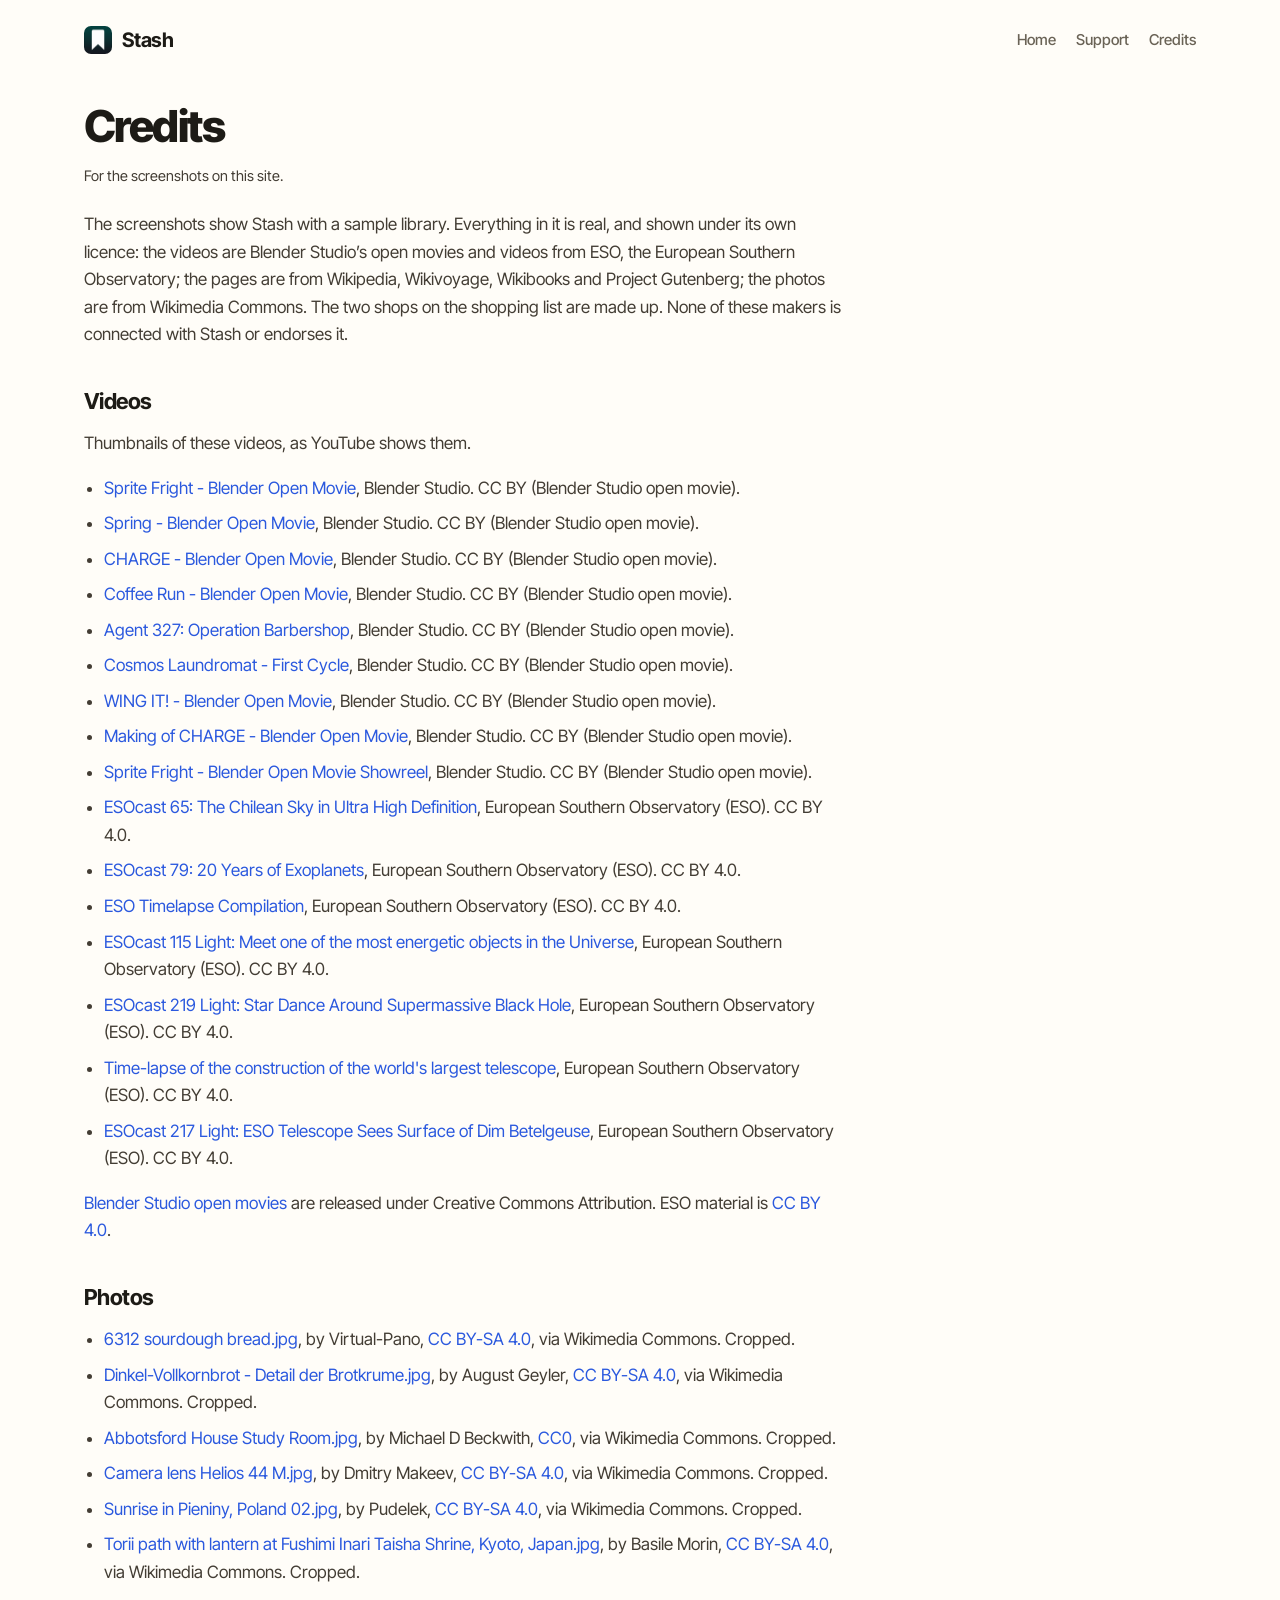
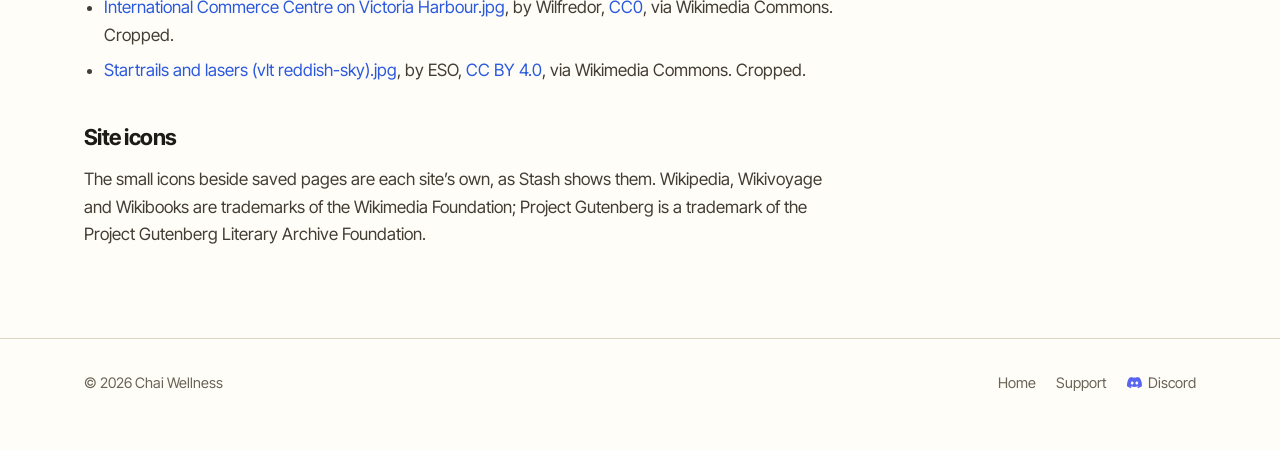
<file: credits.html>
<!DOCTYPE html>
<html lang="en">
<head>
<meta charset="utf-8">
<meta name="viewport" content="width=device-width, initial-scale=1, viewport-fit=cover">
<meta name="description" content="Who made the videos and photos shown in Stash Library's screenshots, and their licences.">
<meta name="theme-color" content="#fffdf8" media="(prefers-color-scheme: light)">
<meta name="theme-color" content="#14161b" media="(prefers-color-scheme: dark)">
<meta property="og:title" content="Stash Library — Privacy">
<meta property="og:description" content="What Stash sends, where, and what stays on your Mac.">
<meta property="og:type" content="website">
<meta property="og:image" content="og-image.png">
<meta name="twitter:card" content="summary_large_image">
<link rel="icon" href="favicon.png" type="image/png">
<link rel="apple-touch-icon" href="apple-touch-icon.png">
<title>Credits · Stash Library</title>
<link rel="preconnect" href="https://fonts.googleapis.com">
<link rel="preconnect" href="https://fonts.gstatic.com" crossorigin>
<link rel="stylesheet" href="https://fonts.googleapis.com/css2?family=Inter+Tight:wght@400;500;600;700&family=JetBrains+Mono:wght@500;600&display=swap">
<link rel="stylesheet" href="style.css?v=5">
<style>[hidden]{display:none!important}</style>
</head>
<body>

<div class="wrap">
  <header class="top">
    <a class="brand" href="index.html" aria-label="Stash">
      <img class="brand-mark" src="img/icon.png" width="28" height="28" alt=""><span>Stash</span>
    </a>
    <nav class="nav" aria-label="Sections">
      <a href="index.html">Home</a>
      <a href="support.html">Support</a>
      <a href="credits.html">Credits</a>
    </nav>
  </header>

  <main class="page">
    <h1>Credits</h1>
    <p class="updated">For the screenshots on this site.</p>
    <p>The screenshots show Stash with a sample library. Everything in it is real, and shown under its own licence:
    the videos are Blender Studio&rsquo;s open movies and videos from ESO, the European Southern Observatory; the
    pages are from Wikipedia, Wikivoyage, Wikibooks and Project Gutenberg; the photos are from Wikimedia Commons.
    The two shops on the shopping list are made up. None of these makers is connected with Stash or endorses it.</p>

    <h2>Videos</h2>
    <p>Thumbnails of these videos, as YouTube shows them.</p>
    <ul>
<li><a href="https://www.youtube.com/watch?v=_cMxraX_5RE">Sprite Fright - Blender Open Movie</a>, Blender Studio. CC BY (Blender Studio open movie).</li>
<li><a href="https://www.youtube.com/watch?v=WhWc3b3KhnY">Spring - Blender Open Movie</a>, Blender Studio. CC BY (Blender Studio open movie).</li>
<li><a href="https://www.youtube.com/watch?v=UXqq0ZvbOnk">CHARGE - Blender Open Movie</a>, Blender Studio. CC BY (Blender Studio open movie).</li>
<li><a href="https://www.youtube.com/watch?v=PVGeM40dABA">Coffee Run - Blender Open Movie</a>, Blender Studio. CC BY (Blender Studio open movie).</li>
<li><a href="https://www.youtube.com/watch?v=mN0zPOpADL4">Agent 327: Operation Barbershop</a>, Blender Studio. CC BY (Blender Studio open movie).</li>
<li><a href="https://www.youtube.com/watch?v=wgcfwWw7Mj4">Cosmos Laundromat - First Cycle</a>, Blender Studio. CC BY (Blender Studio open movie).</li>
<li><a href="https://www.youtube.com/watch?v=u9lj-c29dxI">WING IT! - Blender Open Movie</a>, Blender Studio. CC BY (Blender Studio open movie).</li>
<li><a href="https://www.youtube.com/watch?v=pNPPVCPuWG8">Making of CHARGE - Blender Open Movie</a>, Blender Studio. CC BY (Blender Studio open movie).</li>
<li><a href="https://www.youtube.com/watch?v=X4MXWcx4jUA">Sprite Fright - Blender Open Movie Showreel</a>, Blender Studio. CC BY (Blender Studio open movie).</li>
<li><a href="https://www.youtube.com/watch?v=LVAcfq7AV4k">ESOcast 65: The Chilean Sky in Ultra High Definition</a>, European Southern Observatory (ESO). CC BY 4.0.</li>
<li><a href="https://www.youtube.com/watch?v=_xBXIxnIZmg">ESOcast 79: 20 Years of Exoplanets</a>, European Southern Observatory (ESO). CC BY 4.0.</li>
<li><a href="https://www.youtube.com/watch?v=IlMFL8RxgeY">ESO Timelapse Compilation</a>, European Southern Observatory (ESO). CC BY 4.0.</li>
<li><a href="https://www.youtube.com/watch?v=kjbM9FVIXOY">ESOcast 115 Light: Meet one of the most energetic objects in the Universe</a>, European Southern Observatory (ESO). CC BY 4.0.</li>
<li><a href="https://www.youtube.com/watch?v=tVEMu_u2eZA">ESOcast 219 Light: Star Dance Around Supermassive Black Hole</a>, European Southern Observatory (ESO). CC BY 4.0.</li>
<li><a href="https://www.youtube.com/watch?v=KRcVJf0imso">Time-lapse of the construction of the world&#x27;s largest telescope</a>, European Southern Observatory (ESO). CC BY 4.0.</li>
<li><a href="https://www.youtube.com/watch?v=k38One1TlNQ">ESOcast 217 Light: ESO Telescope Sees Surface of Dim Betelgeuse</a>, European Southern Observatory (ESO). CC BY 4.0.</li>
    </ul>
    <p><a href="https://studio.blender.org/films/">Blender Studio open movies</a> are released under Creative Commons Attribution.
    ESO material is <a href="https://www.eso.org/public/copyright/">CC BY 4.0</a>.</p>

    <h2>Photos</h2>
    <ul>
<li><a href="https://commons.wikimedia.org/wiki/File:6312_sourdough_bread.jpg">6312 sourdough bread.jpg</a>, by Virtual-Pano, <a href="https://creativecommons.org/licenses/by-sa/4.0">CC BY-SA 4.0</a>, via Wikimedia Commons. Cropped.</li>
<li><a href="https://commons.wikimedia.org/wiki/File:Dinkel-Vollkornbrot_-_Detail_der_Brotkrume.jpg">Dinkel-Vollkornbrot - Detail der Brotkrume.jpg</a>, by August Geyler, <a href="https://creativecommons.org/licenses/by-sa/4.0">CC BY-SA 4.0</a>, via Wikimedia Commons. Cropped.</li>
<li><a href="https://commons.wikimedia.org/wiki/File:Abbotsford_House_Study_Room.jpg">Abbotsford House Study Room.jpg</a>, by Michael D Beckwith, <a href="http://creativecommons.org/publicdomain/zero/1.0/deed.en">CC0</a>, via Wikimedia Commons. Cropped.</li>
<li><a href="https://commons.wikimedia.org/wiki/File:Camera_lens_Helios_44_M.jpg">Camera lens Helios 44 M.jpg</a>, by Dmitry Makeev, <a href="https://creativecommons.org/licenses/by-sa/4.0">CC BY-SA 4.0</a>, via Wikimedia Commons. Cropped.</li>
<li><a href="https://commons.wikimedia.org/wiki/File:Sunrise_in_Pieniny,_Poland_02.jpg">Sunrise in Pieniny, Poland 02.jpg</a>, by Pudelek, <a href="https://creativecommons.org/licenses/by-sa/4.0">CC BY-SA 4.0</a>, via Wikimedia Commons. Cropped.</li>
<li><a href="https://commons.wikimedia.org/wiki/File:Torii_path_with_lantern_at_Fushimi_Inari_Taisha_Shrine,_Kyoto,_Japan.jpg">Torii path with lantern at Fushimi Inari Taisha Shrine, Kyoto, Japan.jpg</a>, by Basile Morin, <a href="https://creativecommons.org/licenses/by-sa/4.0">CC BY-SA 4.0</a>, via Wikimedia Commons. Cropped.</li>
<li><a href="https://commons.wikimedia.org/wiki/File:International_Commerce_Centre_on_Victoria_Harbour.jpg">International Commerce Centre on Victoria Harbour.jpg</a>, by Wilfredor, <a href="http://creativecommons.org/publicdomain/zero/1.0/deed.en">CC0</a>, via Wikimedia Commons. Cropped.</li>
<li><a href="https://commons.wikimedia.org/wiki/File:Startrails_and_lasers_(vlt_reddish-sky).jpg">Startrails and lasers (vlt reddish-sky).jpg</a>, by ESO, <a href="https://creativecommons.org/licenses/by/4.0">CC BY 4.0</a>, via Wikimedia Commons. Cropped.</li>
    </ul>

    <h2>Site icons</h2>
    <p>The small icons beside saved pages are each site&rsquo;s own, as Stash shows them. Wikipedia, Wikivoyage and
    Wikibooks are trademarks of the Wikimedia Foundation; Project Gutenberg is a trademark of the Project Gutenberg
    Literary Archive Foundation.</p>
  </main>
</div>

<footer>
  <div class="wrap foot-inner">
    <div>&copy; 2026 Chai Wellness</div>
    <nav class="foot-links" aria-label="More">
      <a href="index.html">Home</a>
      <a href="support.html">Support</a>
      <a class="discord" data-discord href="support.html#community"><svg viewBox="0 0 24 24" aria-hidden="true" fill="currentColor"><path d="M20.3 4.4A19.8 19.8 0 0 0 15.4 3l-.6 1.3a18.4 18.4 0 0 0-5.6 0L8.6 3a19.7 19.7 0 0 0-4.9 1.5C.6 9.1-.3 13.6.1 18.1a19.9 19.9 0 0 0 6 3l1.3-2.1a12.9 12.9 0 0 1-2-1l.5-.4a14.2 14.2 0 0 0 12.2 0l.5.4a12.9 12.9 0 0 1-2.1 1l1.3 2.1a19.8 19.8 0 0 0 6-3c.5-5.2-.8-9.7-3.5-13.7ZM8.3 15.3c-1.2 0-2.2-1.1-2.2-2.4s1-2.4 2.2-2.4 2.2 1.1 2.2 2.4-1 2.4-2.2 2.4Zm7.4 0c-1.2 0-2.2-1.1-2.2-2.4s1-2.4 2.2-2.4 2.2 1.1 2.2 2.4-1 2.4-2.2 2.4Z"/></svg>Discord</a>
    </nav>
  </div>
</footer>

<script src="site.js?v=4" defer></script>
</body>
</html>
</file>
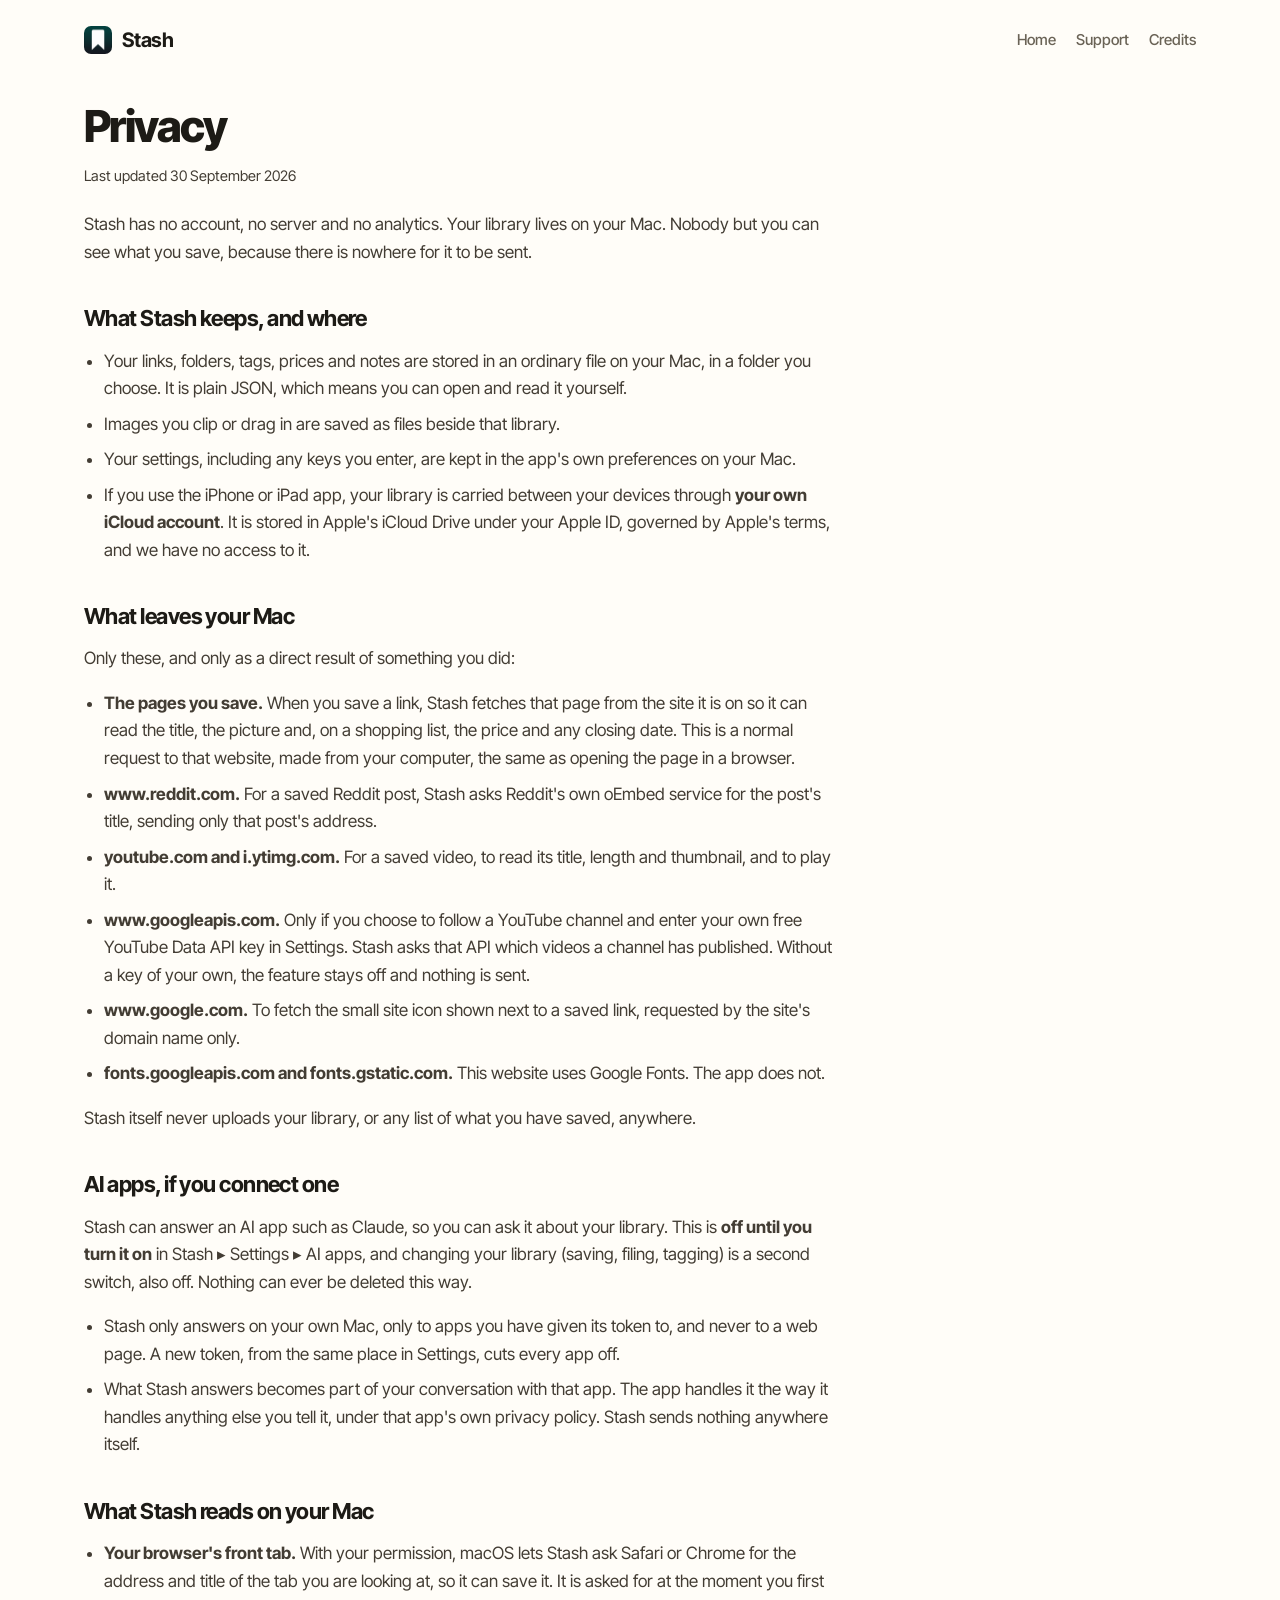
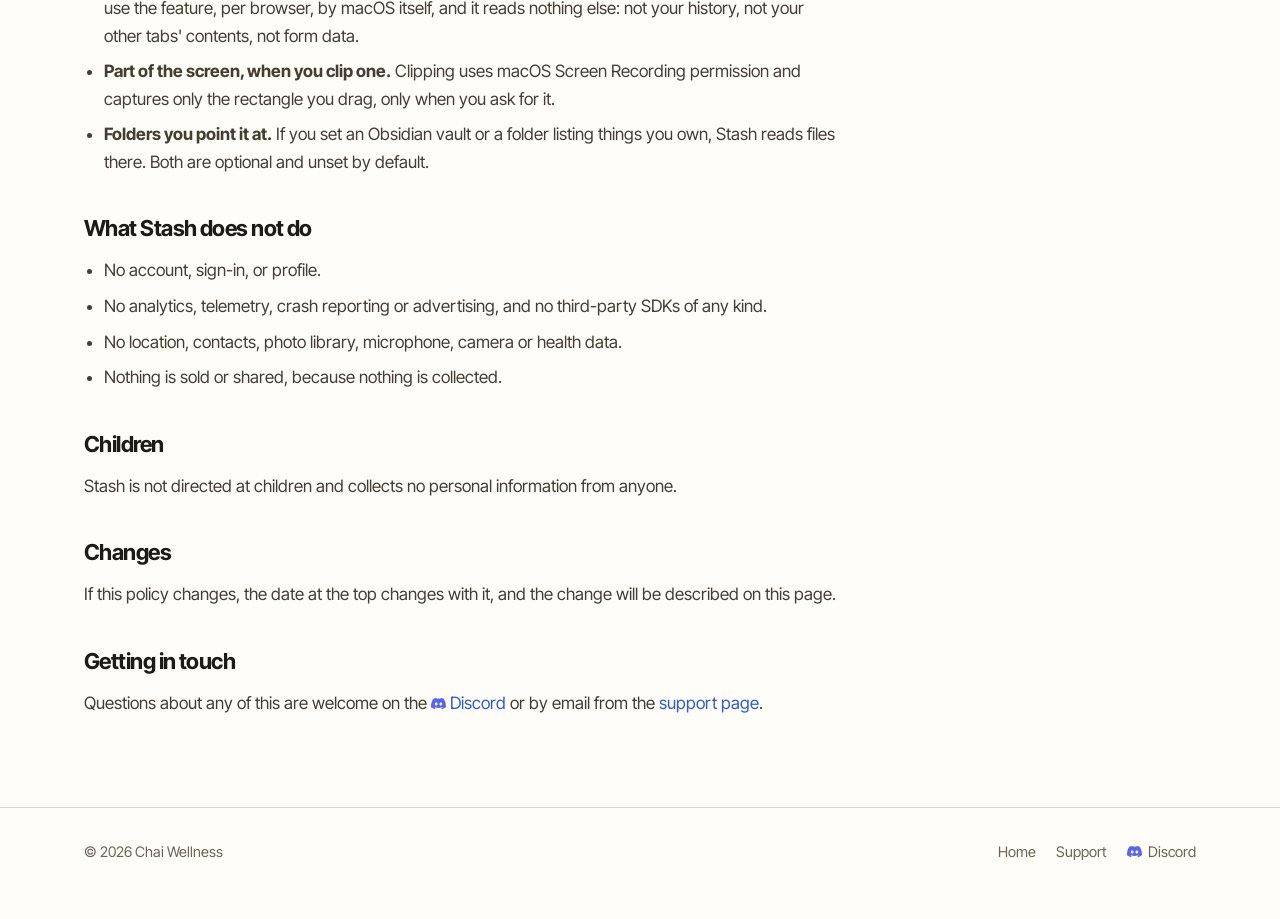
<file: privacy.html>
<!DOCTYPE html>
<html lang="en">
<head>
<meta charset="utf-8">
<meta name="viewport" content="width=device-width, initial-scale=1, viewport-fit=cover">
<meta name="description" content="Stash Library's privacy policy: what the app sends, where it sends it, and what it keeps on your own machine.">
<meta name="theme-color" content="#fffdf8" media="(prefers-color-scheme: light)">
<meta name="theme-color" content="#14161b" media="(prefers-color-scheme: dark)">
<meta property="og:title" content="Stash Library — Privacy">
<meta property="og:description" content="What Stash sends, where, and what stays on your Mac.">
<meta property="og:type" content="website">
<meta property="og:image" content="og-image.png">
<meta name="twitter:card" content="summary_large_image">
<link rel="icon" href="favicon.png" type="image/png">
<link rel="apple-touch-icon" href="apple-touch-icon.png">
<title>Stash Library — Privacy</title>
<link rel="preconnect" href="https://fonts.googleapis.com">
<link rel="preconnect" href="https://fonts.gstatic.com" crossorigin>
<link rel="stylesheet" href="https://fonts.googleapis.com/css2?family=Inter+Tight:wght@400;500;600;700&family=JetBrains+Mono:wght@500;600&display=swap">
<link rel="stylesheet" href="style.css?v=5">
<style>[hidden]{display:none!important}</style>
</head>
<body>

<div class="wrap">
  <header class="top">
    <a class="brand" href="index.html" aria-label="Stash">
      <img class="brand-mark" src="img/icon.png" width="28" height="28" alt=""><span>Stash</span>
    </a>
    <nav class="nav" aria-label="Sections">
      <a href="index.html">Home</a>
      <a href="support.html">Support</a>
      <a href="credits.html">Credits</a>
    </nav>
  </header>

  <main class="page">
    <h1>Privacy</h1>
    <p class="updated">Last updated 30 September 2026</p>

    <p>Stash has no account, no server and no analytics. Your library lives on your Mac. Nobody
      but you can see what you save, because there is nowhere for it to be sent.</p>

    <h2>What Stash keeps, and where</h2>
    <ul>
      <li>Your links, folders, tags, prices and notes are stored in an ordinary file on your Mac,
        in a folder you choose. It is plain JSON, which means you can open and read it yourself.</li>
      <li>Images you clip or drag in are saved as files beside that library.</li>
      <li>Your settings, including any keys you enter, are kept in the app's own preferences on
        your Mac.</li>
      <li>If you use the iPhone or iPad app, your library is carried between your devices through
        <b>your own iCloud account</b>. It is stored in Apple's iCloud Drive under your Apple ID,
        governed by Apple's terms, and we have no access to it.</li>
    </ul>

    <h2>What leaves your Mac</h2>
    <p>Only these, and only as a direct result of something you did:</p>
    <ul>
      <li><b>The pages you save.</b> When you save a link, Stash fetches that page from the site it
        is on so it can read the title, the picture and, on a shopping list, the price and any
        closing date. This is a normal request to that website, made from your computer, the same
        as opening the page in a browser.</li>
      <li><b>www.reddit.com.</b> For a saved Reddit post, Stash asks Reddit's own oEmbed service for
        the post's title, sending only that post's address.</li>
      <li><b>youtube.com and i.ytimg.com.</b> For a saved video, to read its title, length and
        thumbnail, and to play it.</li>
      <li><b>www.googleapis.com.</b> Only if you choose to follow a YouTube channel and enter your
        own free YouTube Data API key in Settings. Stash asks that API which videos a channel has
        published. Without a key of your own, the feature stays off and nothing is sent.</li>
      <li><b>www.google.com.</b> To fetch the small site icon shown next to a saved link, requested
        by the site's domain name only.</li>
      <li><b>fonts.googleapis.com and fonts.gstatic.com.</b> This website uses Google Fonts. The
        app does not.</li>
    </ul>
    <p>Stash itself never uploads your library, or any list of what you have saved, anywhere.</p>

    <h2>AI apps, if you connect one</h2>
    <p>Stash can answer an AI app such as Claude, so you can ask it about your library. This is
      <b>off until you turn it on</b> in Stash ▸ Settings ▸ AI apps, and changing your library
      (saving, filing, tagging) is a second switch, also off. Nothing can ever be deleted this way.</p>
    <ul>
      <li>Stash only answers on your own Mac, only to apps you have given its token to, and never to a
        web page. A new token, from the same place in Settings, cuts every app off.</li>
      <li>What Stash answers becomes part of your conversation with that app. The app handles it the way
        it handles anything else you tell it, under that app's own privacy policy. Stash sends nothing
        anywhere itself.</li>
    </ul>

    <h2>What Stash reads on your Mac</h2>
    <ul>
      <li><b>Your browser's front tab.</b> With your permission, macOS lets Stash ask Safari or
        Chrome for the address and title of the tab you are looking at, so it can save it. It is
        asked for at the moment you first use the feature, per browser, by macOS itself, and it
        reads nothing else: not your history, not your other tabs' contents, not form data.</li>
      <li><b>Part of the screen, when you clip one.</b> Clipping uses macOS Screen Recording
        permission and captures only the rectangle you drag, only when you ask for it.</li>
      <li><b>Folders you point it at.</b> If you set an Obsidian vault or a folder listing things
        you own, Stash reads files there. Both are optional and unset by default.</li>
    </ul>

    <h2>What Stash does not do</h2>
    <ul>
      <li>No account, sign-in, or profile.</li>
      <li>No analytics, telemetry, crash reporting or advertising, and no third-party SDKs of any
        kind.</li>
      <li>No location, contacts, photo library, microphone, camera or health data.</li>
      <li>Nothing is sold or shared, because nothing is collected.</li>
    </ul>

    <h2>Children</h2>
    <p>Stash is not directed at children and collects no personal information from anyone.</p>

    <h2>Changes</h2>
    <p>If this policy changes, the date at the top changes with it, and the change will be
      described on this page.</p>

    <h2>Getting in touch</h2>
    <p>Questions about any of this are welcome on the <a class="discord inline" data-discord href="support.html#community"><svg viewBox="0 0 24 24" aria-hidden="true" fill="currentColor"><path d="M20.3 4.4A19.8 19.8 0 0 0 15.4 3l-.6 1.3a18.4 18.4 0 0 0-5.6 0L8.6 3a19.7 19.7 0 0 0-4.9 1.5C.6 9.1-.3 13.6.1 18.1a19.9 19.9 0 0 0 6 3l1.3-2.1a12.9 12.9 0 0 1-2-1l.5-.4a14.2 14.2 0 0 0 12.2 0l.5.4a12.9 12.9 0 0 1-2.1 1l1.3 2.1a19.8 19.8 0 0 0 6-3c.5-5.2-.8-9.7-3.5-13.7ZM8.3 15.3c-1.2 0-2.2-1.1-2.2-2.4s1-2.4 2.2-2.4 2.2 1.1 2.2 2.4-1 2.4-2.2 2.4Zm7.4 0c-1.2 0-2.2-1.1-2.2-2.4s1-2.4 2.2-2.4 2.2 1.1 2.2 2.4-1 2.4-2.2 2.4Z"/></svg>Discord</a>
      or by email from the <a href="support.html">support page</a>.</p>
  </main>
</div>

<footer>
  <div class="wrap foot-inner">
    <div>&copy; 2026 Chai Wellness</div>
    <nav class="foot-links" aria-label="More">
      <a href="index.html">Home</a>
      <a href="support.html">Support</a>
      <a class="discord" data-discord href="support.html#community"><svg viewBox="0 0 24 24" aria-hidden="true" fill="currentColor"><path d="M20.3 4.4A19.8 19.8 0 0 0 15.4 3l-.6 1.3a18.4 18.4 0 0 0-5.6 0L8.6 3a19.7 19.7 0 0 0-4.9 1.5C.6 9.1-.3 13.6.1 18.1a19.9 19.9 0 0 0 6 3l1.3-2.1a12.9 12.9 0 0 1-2-1l.5-.4a14.2 14.2 0 0 0 12.2 0l.5.4a12.9 12.9 0 0 1-2.1 1l1.3 2.1a19.8 19.8 0 0 0 6-3c.5-5.2-.8-9.7-3.5-13.7ZM8.3 15.3c-1.2 0-2.2-1.1-2.2-2.4s1-2.4 2.2-2.4 2.2 1.1 2.2 2.4-1 2.4-2.2 2.4Zm7.4 0c-1.2 0-2.2-1.1-2.2-2.4s1-2.4 2.2-2.4 2.2 1.1 2.2 2.4-1 2.4-2.2 2.4Z"/></svg>Discord</a>
    </nav>
  </div>
</footer>

<script src="site.js?v=4" defer></script>
</body>
</html>
</file>
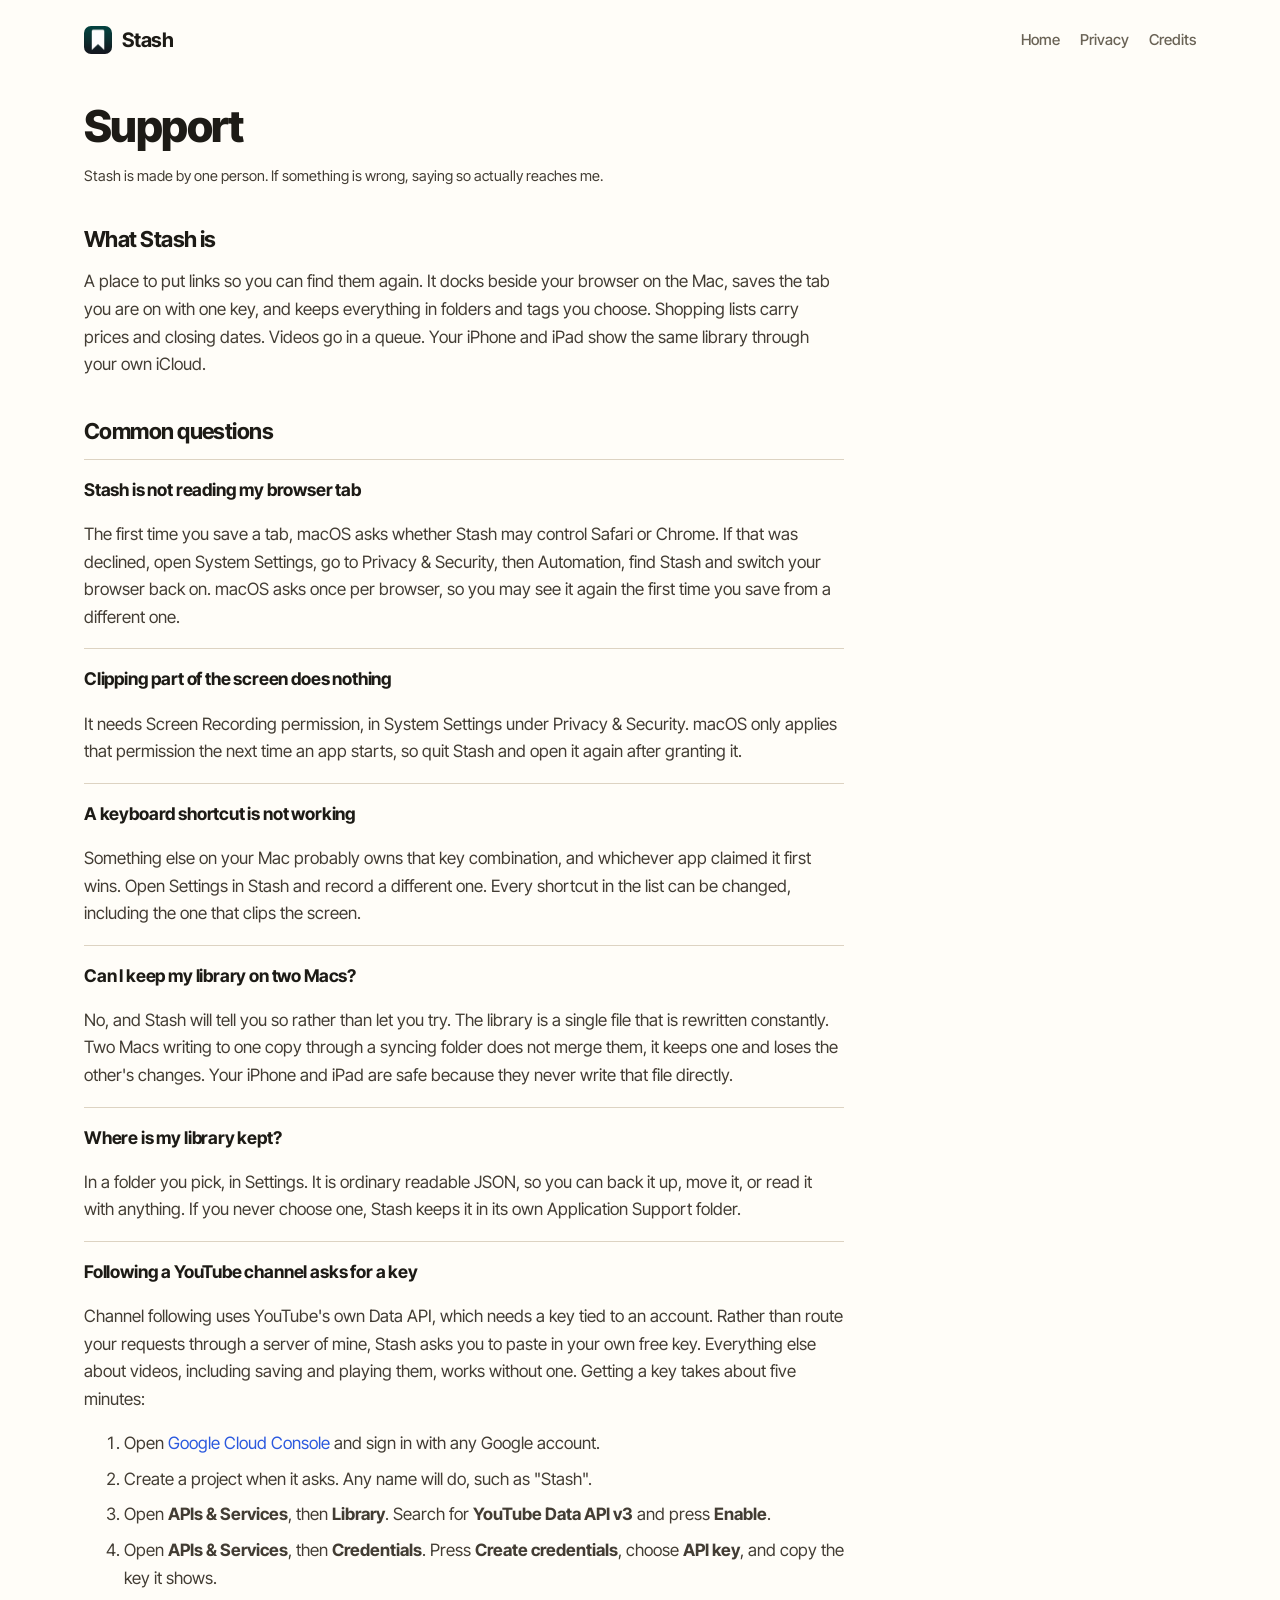
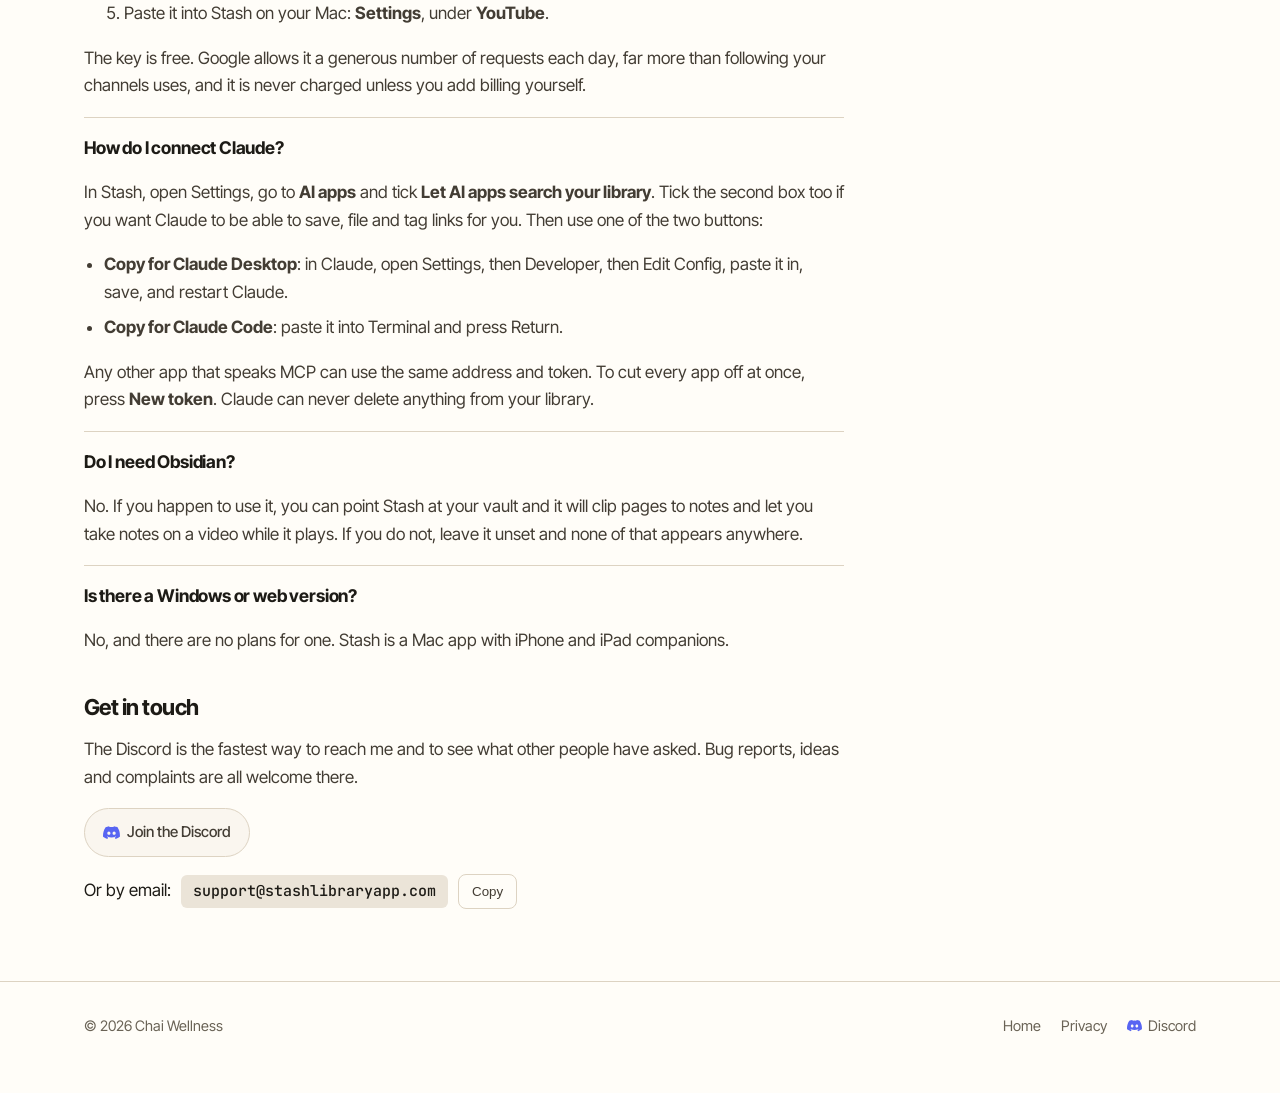
<file: support.html>
<!DOCTYPE html>
<html lang="en">
<head>
<meta charset="utf-8">
<meta name="viewport" content="width=device-width, initial-scale=1, viewport-fit=cover">
<meta name="description" content="Help with Stash: how it works, what to do when a shortcut or a browser tab is not being read, and how to get in touch.">
<meta name="theme-color" content="#fffdf8" media="(prefers-color-scheme: light)">
<meta name="theme-color" content="#14161b" media="(prefers-color-scheme: dark)">
<meta property="og:title" content="Stash Library — Support">
<meta property="og:description" content="Help with Stash, and how to reach a human.">
<meta property="og:type" content="website">
<meta property="og:image" content="og-image.png">
<meta name="twitter:card" content="summary_large_image">
<link rel="icon" href="favicon.png" type="image/png">
<link rel="apple-touch-icon" href="apple-touch-icon.png">
<title>Stash Library — Support</title>
<link rel="preconnect" href="https://fonts.googleapis.com">
<link rel="preconnect" href="https://fonts.gstatic.com" crossorigin>
<link rel="stylesheet" href="https://fonts.googleapis.com/css2?family=Inter+Tight:wght@400;500;600;700&family=JetBrains+Mono:wght@500;600&display=swap">
<link rel="stylesheet" href="style.css?v=5">
<style>[hidden]{display:none!important}</style>
</head>
<body>

<div class="wrap">
  <header class="top">
    <a class="brand" href="index.html" aria-label="Stash">
      <img class="brand-mark" src="img/icon.png" width="28" height="28" alt=""><span>Stash</span>
    </a>
    <nav class="nav" aria-label="Sections">
      <a href="index.html">Home</a>
      <a href="privacy.html">Privacy</a>
      <a href="credits.html">Credits</a>
    </nav>
  </header>

  <main class="page">
    <h1>Support</h1>
    <p class="updated">Stash is made by one person. If something is wrong, saying so actually reaches me.</p>

    <h2>What Stash is</h2>
    <p>A place to put links so you can find them again. It docks beside your browser on the Mac,
      saves the tab you are on with one key, and keeps everything in folders and tags you choose.
      Shopping lists carry prices and closing dates. Videos go in a queue. Your iPhone and iPad
      show the same library through your own iCloud.</p>

    <h2>Common questions</h2>

    <div class="qa">
      <h3>Stash is not reading my browser tab</h3>
      <p>The first time you save a tab, macOS asks whether Stash may control Safari or Chrome. If
        that was declined, open System Settings, go to Privacy &amp; Security, then Automation, find
        Stash and switch your browser back on. macOS asks once per browser, so you may see it again
        the first time you save from a different one.</p>
    </div>

    <div class="qa">
      <h3>Clipping part of the screen does nothing</h3>
      <p>It needs Screen Recording permission, in System Settings under Privacy &amp; Security.
        macOS only applies that permission the next time an app starts, so quit Stash and open it
        again after granting it.</p>
    </div>

    <div class="qa">
      <h3>A keyboard shortcut is not working</h3>
      <p>Something else on your Mac probably owns that key combination, and whichever app claimed
        it first wins. Open Settings in Stash and record a different one. Every shortcut in the
        list can be changed, including the one that clips the screen.</p>
    </div>

    <div class="qa">
      <h3>Can I keep my library on two Macs?</h3>
      <p>No, and Stash will tell you so rather than let you try. The library is a single file that
        is rewritten constantly. Two Macs writing to one copy through a syncing folder does not
        merge them, it keeps one and loses the other's changes. Your iPhone and iPad are safe
        because they never write that file directly.</p>
    </div>

    <div class="qa">
      <h3>Where is my library kept?</h3>
      <p>In a folder you pick, in Settings. It is ordinary readable JSON, so you can back it up,
        move it, or read it with anything. If you never choose one, Stash keeps it in its own
        Application Support folder.</p>
    </div>

    <div class="qa" id="youtube-key">
      <h3>Following a YouTube channel asks for a key</h3>
      <p>Channel following uses YouTube's own Data API, which needs a key tied to an account.
        Rather than route your requests through a server of mine, Stash asks you to paste in your
        own free key. Everything else about videos, including saving and playing them, works
        without one. Getting a key takes about five minutes:</p>
      <ol>
        <li>Open <a href="https://console.cloud.google.com/">Google Cloud Console</a> and sign in
          with any Google account.</li>
        <li>Create a project when it asks. Any name will do, such as "Stash".</li>
        <li>Open <b>APIs &amp; Services</b>, then <b>Library</b>. Search for
          <b>YouTube Data API v3</b> and press <b>Enable</b>.</li>
        <li>Open <b>APIs &amp; Services</b>, then <b>Credentials</b>. Press
          <b>Create credentials</b>, choose <b>API key</b>, and copy the key it shows.</li>
        <li>Paste it into Stash on your Mac: <b>Settings</b>, under <b>YouTube</b>.</li>
        <!-- When iPhone/iPad without a Mac ships: "On an iPhone or iPad used without a Mac:
             Settings, under YouTube key." (Stash for iOS - Standalone Plan.md) -->
      </ol>
      <p>The key is free. Google allows it a generous number of requests each day, far more than
        following your channels uses, and it is never charged unless you add billing yourself.</p>
    </div>

    <div class="qa">
      <h3>How do I connect Claude?</h3>
      <p>In Stash, open Settings, go to <b>AI apps</b> and tick <b>Let AI apps search your library</b>.
        Tick the second box too if you want Claude to be able to save, file and tag links for you.
        Then use one of the two buttons:</p>
      <ul>
        <li><b>Copy for Claude Desktop</b>: in Claude, open Settings, then Developer, then Edit Config,
          paste it in, save, and restart Claude.</li>
        <li><b>Copy for Claude Code</b>: paste it into Terminal and press Return.</li>
      </ul>
      <p>Any other app that speaks MCP can use the same address and token. To cut every app off at once,
        press <b>New token</b>. Claude can never delete anything from your library.</p>
    </div>

    <div class="qa">
      <h3>Do I need Obsidian?</h3>
      <p>No. If you happen to use it, you can point Stash at your vault and it will clip pages to
        notes and let you take notes on a video while it plays. If you do not, leave it unset and
        none of that appears anywhere.</p>
    </div>

    <div class="qa">
      <h3>Is there a Windows or web version?</h3>
      <p>No, and there are no plans for one. Stash is a Mac app with iPhone and iPad companions.</p>
    </div>

    <h2 id="community">Get in touch</h2>
    <p>The Discord is the fastest way to reach me and to see what other people have asked. Bug
      reports, ideas and complaints are all welcome there.</p>
    <p class="pills" style="margin-top:14px">
      <a class="pill discord" data-discord href="#community"><svg viewBox="0 0 24 24" aria-hidden="true" fill="currentColor" style="width:17px;height:17px"><path d="M20.3 4.4A19.8 19.8 0 0 0 15.4 3l-.6 1.3a18.4 18.4 0 0 0-5.6 0L8.6 3a19.7 19.7 0 0 0-4.9 1.5C.6 9.1-.3 13.6.1 18.1a19.9 19.9 0 0 0 6 3l1.3-2.1a12.9 12.9 0 0 1-2-1l.5-.4a14.2 14.2 0 0 0 12.2 0l.5.4a12.9 12.9 0 0 1-2.1 1l1.3 2.1a19.8 19.8 0 0 0 6-3c.5-5.2-.8-9.7-3.5-13.7ZM8.3 15.3c-1.2 0-2.2-1.1-2.2-2.4s1-2.4 2.2-2.4 2.2 1.1 2.2 2.4-1 2.4-2.2 2.4Zm7.4 0c-1.2 0-2.2-1.1-2.2-2.4s1-2.4 2.2-2.4 2.2 1.1 2.2 2.4-1 2.4-2.2 2.4Z"/></svg>Join the Discord</a>
    </p>
    <div class="emailrow" data-email hidden>
      <span>Or by email:</span><code id="email"></code>
      <button type="button" id="copy-email">Copy</button>
    </div>
  </main>
</div>

<footer>
  <div class="wrap foot-inner">
    <div>&copy; 2026 Chai Wellness</div>
    <nav class="foot-links" aria-label="More">
      <a href="index.html">Home</a>
      <a href="privacy.html">Privacy</a>
      <a class="discord" data-discord href="#community"><svg viewBox="0 0 24 24" aria-hidden="true" fill="currentColor"><path d="M20.3 4.4A19.8 19.8 0 0 0 15.4 3l-.6 1.3a18.4 18.4 0 0 0-5.6 0L8.6 3a19.7 19.7 0 0 0-4.9 1.5C.6 9.1-.3 13.6.1 18.1a19.9 19.9 0 0 0 6 3l1.3-2.1a12.9 12.9 0 0 1-2-1l.5-.4a14.2 14.2 0 0 0 12.2 0l.5.4a12.9 12.9 0 0 1-2.1 1l1.3 2.1a19.8 19.8 0 0 0 6-3c.5-5.2-.8-9.7-3.5-13.7ZM8.3 15.3c-1.2 0-2.2-1.1-2.2-2.4s1-2.4 2.2-2.4 2.2 1.1 2.2 2.4-1 2.4-2.2 2.4Zm7.4 0c-1.2 0-2.2-1.1-2.2-2.4s1-2.4 2.2-2.4 2.2 1.1 2.2 2.4-1 2.4-2.2 2.4Z"/></svg>Discord</a>
    </nav>
  </div>
</footer>

<script src="site.js?v=4" defer></script>
</body>
</html>
</file>
<file: style.css>
/* Stash Library — site styles.
 *
 * The palette is the app's own, sampled from its screenshots rather than invented: warm paper
 * (#fffdf8 / #faf6ef), the rail's deeper sand (#ebe4d8), the blue of a selected chip (#2c52b7),
 * the green a fallen price is written in and the amber of a shopping list. A site that does not
 * look like the app it sells makes the screenshots feel borrowed.
 *
 * Type is deliberately unlike Crate's: this is a keyboard tool, so a crisp grotesque with a mono for
 * key caps and query syntax, not a display serif. Spacing runs on an 8px grid.
 *
 * Key caps follow Eric's design system: tinted with the accent, a border and a heavier bottom edge,
 * one cap per glyph so ⌃⌘S reads as three keys rather than a smudge.
 */

:root {
  --paper: #fffdf8;
  --paper-2: #faf6ef;
  --sand: #ebe4d8;
  --sand-2: #e2d9c9;
  --ink: #1d1b16;
  --ink-2: #433d34;
  --muted: #6a6356;
  --line: #ddd3c2;
  --accent: #2b59de;
  --accent-ink: #ffffff;
  --accent-soft: rgba(44, 82, 183, .09);
  --green: #1f7f55;
  --amber: #a86a08;
  --radius: 14px;
  --radius-sm: 9px;
  --shadow: 0 1px 2px rgba(29, 27, 22, .05), 0 10px 28px rgba(29, 27, 22, .08);
  --shadow-lift: 0 2px 4px rgba(29, 27, 22, .06), 0 16px 36px rgba(29, 27, 22, .12);
  --shot-shadow: rgba(29, 27, 22, .2);
  --maxw: 1160px;
}

@media (prefers-color-scheme: dark) {
  :root:not([data-theme="light"]) {
    --paper: #14161b; --paper-2: #181b21; --sand: #1f232c; --sand-2: #272c37;
    --ink: #eceef2; --ink-2: #c9cfd9; --muted: #9aa2b1; --line: #2c313c;
    --accent: #a3b8ff; --accent-ink: #0f1420; --accent-soft: rgba(163, 184, 255, .14);
    --green: #4cc48c; --amber: #e0a545;
    --shadow: 0 1px 2px rgba(0, 0, 0, .3), 0 10px 28px rgba(0, 0, 0, .4);
    --shadow-lift: 0 2px 4px rgba(0, 0, 0, .35), 0 16px 36px rgba(0, 0, 0, .5);
    --shot-shadow: rgba(0, 0, 0, .55);
  }
}
:root[data-theme="dark"] {
  --paper: #14161b; --paper-2: #181b21; --sand: #1f232c; --sand-2: #272c37;
  --ink: #eceef2; --ink-2: #c9cfd9; --muted: #9aa2b1; --line: #2c313c;
  --accent: #a3b8ff; --accent-ink: #0f1420; --accent-soft: rgba(163, 184, 255, .14);
  --green: #4cc48c; --amber: #e0a545;
  --shadow: 0 1px 2px rgba(0, 0, 0, .3), 0 10px 28px rgba(0, 0, 0, .4);
  --shadow-lift: 0 2px 4px rgba(0, 0, 0, .35), 0 16px 36px rgba(0, 0, 0, .5);
  --shot-shadow: rgba(0, 0, 0, .55);
}

* { box-sizing: border-box; }
html { scroll-behavior: smooth; scroll-padding-top: 16px; }
@media (prefers-reduced-motion: reduce) { html { scroll-behavior: auto; } }

body {
  margin: 0;
  background: var(--paper);
  color: var(--ink);
  font: 400 17px/1.62 "Inter Tight", ui-sans-serif, -apple-system, BlinkMacSystemFont, "Segoe UI", sans-serif;
  -webkit-font-smoothing: antialiased;
  text-rendering: optimizeLegibility;
  overflow-x: hidden;
}

/* Every screenshot carries its intrinsic width/height so the page reserves the right space before it
   loads. Those attributes also SET the height, so without this a shot scaled by width keeps its full
   pixel height and stretches to many times its proper size. */
img { max-width: 100%; height: auto; }

.wrap { max-width: var(--maxw); margin: 0 auto; padding: 0 16px; }
@media (min-width: 700px) { .wrap { padding: 0 24px; } }

a { color: var(--accent); text-decoration: none; }
a:hover { text-decoration: underline; }
:focus-visible { outline: 3px solid var(--accent); outline-offset: 3px; border-radius: 6px; }

.skip {
  position: absolute; left: 16px; top: -48px; z-index: 50;
  padding: 8px 14px; border-radius: 8px; background: var(--accent); color: var(--accent-ink);
}
.skip:focus { top: 12px; text-decoration: none; }

/* --- header ------------------------------------------------------------------------------------ */
.top { display: flex; align-items: center; gap: 24px; padding: 24px 0 8px; flex-wrap: wrap; }
.brand {
  display: inline-flex; align-items: center; gap: 10px;
  font-weight: 700; font-size: 20px; letter-spacing: -.01em; color: var(--ink);
}
.brand:hover { text-decoration: none; }
.brand-mark { width: 26px; height: 26px; border-radius: 7px; background: var(--accent); position: relative; flex: 0 0 26px; }
.brand-mark::after {
  content: ""; position: absolute; left: 6px; top: 6px; width: 6px; height: 14px;
  border-radius: 2px; background: var(--paper);
}
.nav { margin-left: auto; display: flex; align-items: center; gap: 20px; flex-wrap: wrap; }
.nav a { color: var(--muted); font-size: 15px; font-weight: 500; }
.nav a:hover { color: var(--ink); text-decoration: none; }
.nav .discord, .pill.discord { display: inline-flex; align-items: center; gap: 7px; }
.nav .discord svg, .pill.discord svg { width: 17px; height: 17px; }

/* --- type ---------------------------------------------------------------------------------------- */
.label {
  font: 600 12px/1 "JetBrains Mono", ui-monospace, SFMono-Regular, Menlo, monospace;
  letter-spacing: .12em; text-transform: uppercase; color: var(--muted); margin-bottom: 16px;
}
h1 {
  font-size: clamp(40px, 5.9vw, 68px); line-height: 1.02; letter-spacing: -.035em;
  margin: 0 0 24px; font-weight: 800;
}
h1 em { font-style: normal; color: var(--accent); }
h2 {
  font-size: clamp(28px, 3.3vw, 40px); line-height: 1.1; letter-spacing: -.025em;
  margin: 0 0 16px; font-weight: 700;
}
h3 { font-weight: 700; letter-spacing: -.01em; }

code {
  font: 500 .86em/1 "JetBrains Mono", ui-monospace, SFMono-Regular, Menlo, monospace;
  padding: 3px 6px; border-radius: 6px; background: var(--sand); color: var(--ink);
  white-space: nowrap;
}

/* Key caps. One element per glyph; adjacent caps sit 3px apart so a chord reads as keys. */
kbd {
  display: inline-block; min-width: 1.7em; text-align: center;
  font: 600 12.5px/1 "JetBrains Mono", ui-monospace, SFMono-Regular, Menlo, monospace;
  padding: 5px 6px 4px; border-radius: 6px; vertical-align: .08em;
  color: var(--ink);
  background: color-mix(in srgb, var(--accent) 7%, var(--paper));
  border: 1px solid color-mix(in srgb, var(--accent) 26%, var(--line));
  border-bottom-width: 2px;
}
kbd + kbd { margin-left: 3px; }

/* --- hero ----------------------------------------------------------------------------------------- */
.hero {
  position: relative;
  display: grid; grid-template-columns: minmax(0, 1fr) minmax(0, 1.05fr);
  gap: 56px; align-items: center; padding: 48px 0 40px;
}
.lede { font-size: 20px; line-height: 1.55; color: var(--ink-2); margin: 0 0 32px; max-width: 42ch; }
.pills { display: flex; align-items: center; gap: 12px; flex-wrap: wrap; }
.pill {
  display: inline-flex; align-items: center; gap: 8px;
  padding: 11px 18px; border-radius: 999px; border: 1px solid var(--line);
  background: var(--paper-2); color: var(--ink-2); font-size: 15px; font-weight: 500;
}
a.pill:hover { text-decoration: none; border-color: color-mix(in srgb, var(--accent) 40%, var(--line)); }
.pill.solid { background: var(--accent); border-color: var(--accent); color: var(--accent-ink); font-weight: 600; }
.pill .dot { width: 7px; height: 7px; border-radius: 50%; background: currentColor; opacity: .85; }

/* A soft wash behind the pictures, so they sit on something rather than float. */
.hero-art { position: relative; min-height: 440px; }
.hero-art::before {
  content: ""; position: absolute; inset: -8% -12% -10% -6%; z-index: -1;
  background: radial-gradient(60% 60% at 55% 45%, var(--accent-soft), transparent 70%);
}
/* The screenshots carry their own frame — a macOS window, an Apple device bezel — with transparent
   corners. So no CSS border or radius, and drop-shadow rather than box-shadow, because drop-shadow
   follows the silhouette instead of casting a rectangle behind a rounded phone. */
.hero-art .mac { width: 100%; max-width: 600px; display: block; filter: drop-shadow(0 20px 44px var(--shot-shadow)); }
.hero-art .phone {
  position: absolute; right: -16px; bottom: -28px; width: 196px;
  filter: drop-shadow(0 18px 36px var(--shot-shadow));
}

/* --- what only Stash does ------------------------------------------------------------------------ */
.only {
  display: grid; grid-template-columns: repeat(3, minmax(0, 1fr)); gap: 16px;
  padding: 8px 0 72px;
}
.only-card {
  display: flex; flex-direction: column; gap: 6px;
  padding: 20px 22px; border-radius: var(--radius);
  background: var(--paper-2); border: 1px solid var(--line); color: var(--ink);
  transition: transform .16s ease, box-shadow .16s ease, border-color .16s ease;
}
.only-card:hover {
  text-decoration: none; transform: translateY(-2px); box-shadow: var(--shadow-lift);
  border-color: color-mix(in srgb, var(--accent) 38%, var(--line));
}
.only-card b { font-size: 17px; font-weight: 700; letter-spacing: -.01em; }
.only-card b::after { content: " \2192"; color: var(--accent); font-weight: 600; }
.only-card > span { color: var(--muted); font-size: 15px; line-height: 1.5; }
@media (prefers-reduced-motion: reduce) { .only-card { transition: none; } .only-card:hover { transform: none; } }

/* --- sections -------------------------------------------------------------------------------------- */
section.band { padding: 88px 0; border-top: 1px solid var(--line); }
section.band.alt { background: var(--paper-2); }
.row { display: grid; grid-template-columns: minmax(0, .9fr) minmax(0, 1.1fr); gap: 64px; align-items: center; }
.row.flip .copy { order: 2; }
.row.flip > :not(.copy) { order: 1; }
.copy { max-width: 52ch; }
.copy.wide { max-width: 64ch; margin-bottom: 40px; }
.copy p { color: var(--ink-2); margin: 0 0 16px; }
.copy p.soft { color: var(--muted); font-size: 16px; }
.facts { list-style: none; margin: 24px 0 0; padding: 0; }
.facts li { position: relative; padding-left: 24px; margin-bottom: 12px; color: var(--ink-2); font-size: 16px; line-height: 1.7; }
.facts li::before {
  content: ""; position: absolute; left: 4px; top: 11px; width: 7px; height: 7px;
  border-radius: 2px; background: var(--accent); opacity: .7;
}
.shot img { width: 100%; display: block; filter: drop-shadow(0 16px 34px var(--shot-shadow)); }
.shot.phones { display: flex; gap: 24px; justify-content: center; }
.shot.phones picture { flex: 0 1 46%; max-width: 270px; }
.shot.pad { max-width: 1000px; margin: 48px auto 0; }

.note {
  margin-top: 24px; padding: 16px 18px; border-radius: var(--radius-sm);
  background: var(--accent-soft); border: 1px solid color-mix(in srgb, var(--accent) 22%, transparent);
  color: var(--ink-2); font-size: 16px;
}
.note b { color: var(--ink); }

/* --- the keyboard section (its contents are generated by scripts/site_keys.py) ------------------ */
.keys-grid { display: grid; grid-template-columns: repeat(2, minmax(0, 1fr)); gap: 16px; }
.kgroup {
  background: var(--paper); border: 1px solid var(--line); border-radius: var(--radius);
  padding: 20px 22px 12px;
}
.kgroup h3 {
  margin: 0 0 8px;
  font: 600 12px/1 "JetBrains Mono", ui-monospace, monospace; letter-spacing: .12em;
  text-transform: uppercase; color: var(--muted);
}
.kgroup ul { list-style: none; margin: 0; padding: 0; }
.kgroup li {
  display: flex; align-items: center; justify-content: space-between; gap: 16px;
  padding: 10px 0; border-top: 1px solid color-mix(in srgb, var(--line) 70%, transparent);
}
.kgroup li:first-child { border-top: 0; }
.kl { color: var(--ink-2); font-size: 15.5px; }
.kc { white-space: nowrap; flex: 0 0 auto; }
.kor { margin: 0 6px; color: var(--muted); font-size: 13px; }

/* --- search, as it reads a query ---------------------------------------------------------------- */
.searchmock {
  background: var(--paper); border: 1px solid var(--line); border-radius: 18px;
  padding: 22px; box-shadow: var(--shadow);
}
.searchmock .field {
  display: flex; align-items: center; gap: 10px;
  padding: 13px 16px; border-radius: 12px; font-size: 17px; font-weight: 500;
  background: var(--paper-2); border: 1.5px solid color-mix(in srgb, var(--accent) 55%, var(--line));
  box-shadow: 0 0 0 4px var(--accent-soft);
}
.glass {
  position: relative; width: 12px; height: 12px; border: 2px solid var(--muted); border-radius: 50%;
  flex: 0 0 12px; margin-right: 2px;
}
.glass::after {
  content: ""; position: absolute; width: 2px; height: 6px; background: var(--muted);
  right: -4px; bottom: -5px; transform: rotate(-45deg); border-radius: 1px;
}
.caret { width: 2px; height: 20px; background: var(--accent); margin-left: 1px; animation: blink 1.1s steps(1) infinite; }
@keyframes blink { 50% { opacity: 0; } }
@media (prefers-reduced-motion: reduce) { .caret { animation: none; } }
.reads { display: flex; flex-direction: column; gap: 8px; margin: 18px 0; }
.read { color: var(--muted); font-size: 15px; }
.read b {
  display: inline-block; min-width: 108px; margin-right: 10px;
  font: 600 13.5px/1.6 "JetBrains Mono", ui-monospace, monospace; color: var(--accent);
}
.result {
  display: flex; align-items: center; gap: 12px;
  padding: 14px 16px; border-radius: 12px; background: var(--paper-2); border: 1px solid var(--line);
}
.result .dot { width: 8px; height: 8px; border-radius: 50%; background: var(--accent); flex: 0 0 8px; }
.result b { display: block; font-size: 15.5px; }
.result small { color: var(--muted); font-size: 13.5px; }
.small { margin: 14px 0 0; color: var(--muted); font-size: 13.5px; }

/* --- a conversation with Claude ---------------------------------------------------------------- */
.chat {
  display: flex; flex-direction: column; gap: 12px;
  background: var(--paper); border: 1px solid var(--line); border-radius: 18px;
  padding: 22px; box-shadow: var(--shadow);
}
.msg { margin: 0; padding: 12px 16px; border-radius: 16px; font-size: 15.5px; line-height: 1.5; max-width: 88%; }
.msg.you { align-self: flex-end; background: var(--accent); color: var(--accent-ink); border-bottom-right-radius: 5px; }
.msg.ai { align-self: flex-start; background: var(--sand); color: var(--ink); border-bottom-left-radius: 5px; }
.chat .small { margin-top: 4px; }

/* --- the smaller things ------------------------------------------------------------------------ */
.grid { display: grid; grid-template-columns: repeat(3, minmax(0, 1fr)); gap: 16px; margin-top: 32px; }
.tile { padding: 22px 24px; border-radius: var(--radius); border: 1px solid var(--line); background: var(--paper); }
.tile h3 { margin: 0 0 8px; font-size: 17.5px; }
.tile p { margin: 0; color: var(--muted); font-size: 15.5px; }

/* --- closing + footer --------------------------------------------------------------------------- */
.close { text-align: center; padding: 96px 0; border-top: 1px solid var(--line); }
/* The maker's note: one readable column, his words, no pictures. */
.story .wrap { max-width: 680px; }
.story p { font-size: 19px; line-height: 1.65; color: var(--ink-2); margin: 0 0 18px; }
.story .sig { color: var(--ink); font-weight: 600; margin-top: 26px; }
@media (max-width: 640px) { .story p { font-size: 17px; } }
.close h2 { max-width: 20ch; margin: 0 auto 16px; }
.close p { color: var(--ink-2); max-width: 58ch; margin: 0 auto 32px; }
.close .pills { justify-content: center; }

footer { border-top: 1px solid var(--line); padding: 32px 0 56px; color: var(--muted); font-size: 14.5px; }
.foot-inner { display: flex; gap: 16px; align-items: center; flex-wrap: wrap; }
.foot-links { margin-left: auto; display: flex; gap: 20px; flex-wrap: wrap; }
.foot-links a { color: var(--muted); }

/* --- support / privacy pages -------------------------------------------------------------------- */
.page { padding: 40px 0 72px; max-width: 760px; }
.page h1 { font-size: clamp(32px, 4vw, 44px); margin-bottom: 8px; }
.page h2 { font-size: 22px; margin: 40px 0 8px; }
.page h3 { font-size: 17.5px; margin: 24px 0 6px; }
.page p, .page li { color: var(--ink-2); }
.page ul { padding-left: 20px; }
.page li { margin-bottom: 8px; }
.updated { color: var(--muted); font-size: 14.5px; margin-bottom: 24px; }
.qa { border-top: 1px solid var(--line); padding-top: 16px; margin-top: 16px; }
.qa h3 { margin-top: 0; }
.emailrow { display: flex; align-items: center; gap: 10px; flex-wrap: wrap; margin: 12px 0 0; }
.emailrow code { font-size: 15px; padding: 9px 12px; }
.emailrow button {
  font: 500 14px/1 inherit; padding: 9px 13px; border-radius: 8px;
  border: 1px solid var(--line); background: var(--paper); color: var(--ink-2); cursor: pointer;
}
.emailrow button:hover { background: var(--sand); }

/* --- screenshots open full size (site.js) --------------------------------------------------------- */
.zoomable { cursor: zoom-in; }
.zoomable:focus-visible { outline: 3px solid var(--accent); outline-offset: 6px; border-radius: 4px; }
.lightbox {
  position: fixed; inset: 0; z-index: 100; display: none; align-items: center; justify-content: center;
  padding: 28px; background: rgba(16, 15, 12, .88);
  -webkit-backdrop-filter: blur(3px); backdrop-filter: blur(3px);
}
.lightbox.on { display: flex; }
.lightbox img { max-width: 100%; max-height: 100%; width: auto; height: auto; animation: lb-in .16s ease-out; }
@keyframes lb-in { from { opacity: 0; transform: scale(.985); } to { opacity: 1; transform: none; } }
@media (prefers-reduced-motion: reduce) { .lightbox img { animation: none; } }
.lightbox .lb-close {
  position: absolute; top: 18px; right: 20px; width: 44px; height: 44px; border-radius: 50%;
  border: 1px solid rgba(255, 255, 255, .28); background: rgba(255, 255, 255, .1);
  color: #fff; font: 400 22px/1 system-ui, sans-serif; cursor: pointer;
}
.lightbox .lb-close:hover { background: rgba(255, 255, 255, .2); }
.lightbox .lb-close:focus-visible { outline: 3px solid #fff; outline-offset: 3px; }
.lightbox .lb-cap {
  position: absolute; left: 0; right: 0; bottom: 16px; text-align: center;
  color: rgba(255, 255, 255, .75); font-size: 14px; padding: 0 72px;
}

/* --- narrow ------------------------------------------------------------------------------------- */
@media (max-width: 960px) {
  .only { grid-template-columns: repeat(2, minmax(0, 1fr)); }
  .grid { grid-template-columns: repeat(2, minmax(0, 1fr)); }
}
@media (max-width: 900px) {
  .hero { grid-template-columns: minmax(0, 1fr); gap: 40px; padding-top: 32px; }
  .hero-art { min-height: 0; }
  .hero-art .mac { max-width: 100%; margin: 0 auto; }
  .hero-art .phone { position: static; width: 150px; margin: -48px 8% 0 auto; display: block; }
  .row { grid-template-columns: minmax(0, 1fr); gap: 32px; }
  .row.flip .copy, .row.flip > :not(.copy) { order: initial; }
  .keys-grid { grid-template-columns: minmax(0, 1fr); }
  section.band { padding: 56px 0; }
  .nav { width: 100%; margin-left: 0; gap: 16px; }
  .nav a { font-size: 14px; }
}
@media (max-width: 620px) {
  body { font-size: 16.5px; }
  .lede { font-size: 18px; }
  .only, .grid { grid-template-columns: minmax(0, 1fr); }
  .only { padding-bottom: 48px; }
  .kgroup li { flex-wrap: wrap; gap: 6px; }
  .read b { min-width: 0; display: block; }
  .foot-links { margin-left: 0; width: 100%; }
  .lightbox { padding: 12px; }
  .lightbox .lb-cap { display: none; }
}

/* A chord never splits across a line; two caps on two lines read as two separate keys. */
.chord { white-space: nowrap; }

/* The key groups flow as two balanced COLUMNS rather than a grid of rows, so a short group isn't
   stretched to the height of the long one beside it. site_keys.py orders them so each column reads
   top to bottom: Anywhere, then Getting around; On a link, then Tabs and videos. */
.keys-grid { display: block; columns: 2; column-gap: 16px; }
.keys-grid .kgroup { break-inside: avoid; margin-bottom: 16px; }
@media (max-width: 900px) { .keys-grid { columns: 1; } }

/* The save sheet is a narrow panel; shown at its own size rather than blown up to fill the column. */
.shot.sheet { display: flex; justify-content: center; }
.shot.sheet picture { width: min(100%, 360px); }

/* The brand mark is the app's real icon (img/icon.png), rounded the way iOS rounds it. */
img.brand-mark { width: 28px; height: 28px; border-radius: 7px; display: block; flex: 0 0 28px; background: none; }

/* Every Discord button carries Discord's own mark in Discord's own blurple (Eric, 2026-09-28).
   The words stay in the page's colours; only the mark is Discord's. */
.discord svg { color: #5865F2; }
.foot-links .discord { display: inline-flex; align-items: center; gap: 6px; }
.foot-links .discord svg { width: 15px; height: 15px; }

.discord.inline svg { width: 15px; height: 15px; vertical-align: -2px; margin-right: 4px; }

/* --- 2026-10-01 rework: one library, three kinds -------------------------------------------------
   The page leads with the plain claim, a complete bookmark app for pages, videos and images, shown
   rather than described: one big screenshot per kind behind three tabs, then the basics as a strip.
   Everything after "And so much more" is what a bookmark app does not usually do. */
.head-c { text-align: center; max-width: 720px; margin: 0 auto 40px; }
.head-c p { color: var(--ink-2); font-size: 18.5px; margin: 0; }

.kind-tabs {
  display: flex; justify-content: center; gap: 6px; margin: 0 auto 28px;
  padding: 5px; width: max-content; max-width: 100%;
  background: var(--sand); border-radius: 999px;
}
.kind-tabs button {
  font: 600 15.5px/1 inherit; color: var(--ink-2); background: transparent; border: 0;
  padding: 11px 20px; border-radius: 999px; cursor: pointer;
}
.kind-tabs button:hover { color: var(--ink); }
.kind-tabs button[aria-selected="true"] { background: var(--paper); color: var(--ink); box-shadow: var(--shadow); }
.kind-panel { margin: 0; }
.kind-panel figcaption { text-align: center; color: var(--ink-2); font-size: 17px; margin: 0 auto 22px; max-width: 60ch; }
.kind-panel .shot { max-width: 1000px; margin: 0 auto; }
/* Without the script every panel shows, stacked: nothing is hidden from a reader who cannot run it. */
.kinds.js .kind-tabs { display: flex; }
.kinds:not(.js) .kind-tabs { display: none; }
.kinds:not(.js) .kind-panel + .kind-panel { margin-top: 56px; }
.kinds.js .kind-panel[hidden] { display: none; }

.basics {
  list-style: none; padding: 0; margin: 44px auto 0; max-width: 980px;
  display: flex; flex-wrap: wrap; justify-content: center; gap: 10px;
}
.basics li {
  padding: 9px 15px; border-radius: 999px; font-size: 15px; color: var(--ink-2);
  background: var(--paper-2); border: 1px solid var(--line);
}

/* The hinge of the page: everything below is what a bookmark app does not usually do. */
.more-head { padding: 96px 0 24px; border-top: 1px solid var(--line); background: var(--paper); }
.more-head .head-c { margin-bottom: 0; }
.more-head h2 { font-size: clamp(32px, 4.2vw, 52px); }
.more-head + section.band { border-top: 0; }

/* Save sheet + two phones in one row, the sheet a touch smaller, as it is on screen. */
.shot.trio { display: flex; gap: 20px; align-items: flex-end; justify-content: center; }
.shot.trio picture { flex: 0 1 31%; max-width: 230px; }
.shot.trio picture:first-child { flex-basis: 28%; }

@media (max-width: 620px) {
  .kind-tabs button { padding: 10px 14px; font-size: 14.5px; }
  .shot.trio { gap: 10px; }
  /* Seven pills stacked one per line on a phone read as seven buttons; a tight list reads as what it is. */
  .basics { display: block; max-width: 30em; margin-top: 32px; }
  .basics li { background: none; border: 0; border-radius: 0; padding: 7px 0 7px 22px; position: relative; font-size: 15.5px; }
  .basics li::before { content: "\2713"; position: absolute; left: 0; top: 7px; color: var(--accent); font-weight: 700; }
}

/* --- saving is the easy part: every way in, one tile each ------------------------------------------ */
.ways { list-style: none; padding: 0; margin: 0 auto; max-width: 1040px;
  display: grid; grid-template-columns: repeat(3, minmax(0, 1fr)); gap: 16px; }
.ways li {
  display: flex; flex-direction: column; gap: 6px; padding: 22px 22px 20px;
  border-radius: var(--radius); background: var(--paper-2); border: 1px solid var(--line);
}
.ways b { font-size: 17.5px; letter-spacing: -.01em; }
.ways li > span:last-child { color: var(--muted); font-size: 15.5px; line-height: 1.5; }
.way-key { margin-bottom: 8px; min-height: 30px; display: flex; align-items: center; }
.way-key kbd { font-size: 14px; padding: 6px 8px 5px; }
.way-word {
  font: 600 13px/1 "JetBrains Mono", ui-monospace, monospace; letter-spacing: .06em; text-transform: uppercase;
  color: var(--accent); background: var(--accent-soft); border-radius: 7px; padding: 8px 10px; align-self: flex-start;
}
@media (max-width: 960px) { .ways { grid-template-columns: repeat(2, minmax(0, 1fr)); } }
@media (max-width: 620px) { .ways { grid-template-columns: minmax(0, 1fr); } .ways li { padding: 18px; } }

/* --- colour (2026-10-01): a hue per feature -------------------------------------------------------
   Eric asked for "a bit more vibrant, nothing crazy". The paper stays; colour arrives as a hue per
   feature, used in three small places: the section's label, its bullets and a soft glow behind its
   screenshot. Each hue is its own thing in the app too (prices are green there, the queue blue).
   Light values are chosen to read as text on the paper; dark values are lifted for the dark page. */
:root {
  --h-queue: #3a55e8; --h-archive: #8a3fd0; --h-channels: #e04a36; --h-prices: #158c5c;
  --h-search: #2b59de; --h-own: #c07a0c; --h-ai: #c4592b; --h-keys: #0d8585; --h-phone: #d0457f;
  --h-seen: #2b8fd6; --h-save: #2b59de;
}
@media (prefers-color-scheme: dark) {
  :root:not([data-theme="light"]) {
    --h-queue: #9aa9ff; --h-archive: #c69cff; --h-channels: #ff8b78; --h-prices: #55d69e;
    --h-search: #a3b8ff; --h-own: #f3b950; --h-ai: #f49c72; --h-keys: #52d1cf; --h-phone: #ff8fbd;
    --h-seen: #7cc4ff; --h-save: #a3b8ff;
  }
}
:root[data-theme="dark"] {
  --h-queue: #9aa9ff; --h-archive: #c69cff; --h-channels: #ff8b78; --h-prices: #55d69e;
  --h-search: #a3b8ff; --h-own: #f3b950; --h-ai: #f49c72; --h-keys: #52d1cf; --h-phone: #ff8fbd;
  --h-seen: #7cc4ff; --h-save: #a3b8ff;
}
[data-hue="queue"] { --hue: var(--h-queue); }   [data-hue="archive"] { --hue: var(--h-archive); }
[data-hue="channels"] { --hue: var(--h-channels); } [data-hue="prices"] { --hue: var(--h-prices); }
[data-hue="search"] { --hue: var(--h-search); } [data-hue="own"] { --hue: var(--h-own); }
[data-hue="ai"] { --hue: var(--h-ai); }         [data-hue="keys"] { --hue: var(--h-keys); }
[data-hue="phone"] { --hue: var(--h-phone); }

[data-hue] .label { color: var(--hue); display: inline-flex; align-items: center; gap: 9px; }
[data-hue] .label::before { content: ""; width: 9px; height: 9px; border-radius: 3px; background: var(--hue); }
[data-hue] .facts li::before { background: var(--hue); opacity: .9; }
[data-hue] .shot, [data-hue] .searchmock, [data-hue] .chat { position: relative; }
[data-hue] .row > .shot::before, [data-hue] .row > .searchmock::before, [data-hue] .row > .chat::before {
  content: ""; position: absolute; inset: -10% -8%; z-index: -1; pointer-events: none;
  background: radial-gradient(55% 55% at 50% 50%, color-mix(in srgb, var(--hue) 18%, transparent), transparent 72%);
}
[data-hue] .row > .searchmock, [data-hue] .row > .chat { z-index: 0; }
[data-hue="search"] .searchmock .field { border-color: color-mix(in srgb, var(--hue) 60%, var(--line)); }
[data-hue="ai"] .msg.you { background: var(--hue); }
section.band { isolation: isolate; }

/* The hero's wash, a little warmer and wider. */
.hero-art::before {
  background:
    radial-gradient(48% 50% at 60% 40%, color-mix(in srgb, var(--accent) 16%, transparent), transparent 70%),
    radial-gradient(40% 42% at 30% 75%, color-mix(in srgb, var(--h-archive) 10%, transparent), transparent 70%);
}

/* Saving tiles: each way in gets its own colour on its key badge and a thin top edge. */
.ways li { border-top: 3px solid var(--tile); }
.ways .h-web { --tile: var(--h-search); } .ways .h-video { --tile: var(--h-channels); }
.ways .h-image { --tile: var(--h-own); }  .ways .h-image2 { --tile: var(--h-prices); }
.ways .h-tabs { --tile: var(--h-queue); } .ways .h-phone { --tile: var(--h-phone); }
.ways .way-key kbd { border-color: color-mix(in srgb, var(--tile) 45%, var(--line)); background: color-mix(in srgb, var(--tile) 9%, var(--paper)); }
.ways .way-word { color: var(--tile); background: color-mix(in srgb, var(--tile) 12%, transparent); }

/* The life of a link: four steps, each in its own colour, joined by an arrow. */
.life {
  list-style: none; display: grid; grid-template-columns: repeat(4, minmax(0, 1fr)); gap: 14px;
  margin: 36px auto 0; padding: 0 16px; max-width: 1000px; counter-reset: step;
}
.life li {
  position: relative; padding: 18px 18px 16px; border-radius: var(--radius);
  background: color-mix(in srgb, var(--step) 8%, var(--paper)); border: 1px solid color-mix(in srgb, var(--step) 30%, var(--line));
}
.life li b { display: block; color: var(--step); font-size: 18px; letter-spacing: -.01em; }
.life li span { color: var(--muted); font-size: 14.5px; line-height: 1.45; }
.life li:not(:last-child)::after {
  content: "\2192"; position: absolute; right: -13px; top: 50%; transform: translateY(-50%);
  width: 12px; text-align: center; color: var(--muted); font-weight: 700; z-index: 1;
}
.life .h-save { --step: var(--h-save); } .life .h-queue { --step: var(--h-queue); }
.life .h-seen { --step: var(--h-seen); } .life .h-archive { --step: var(--h-archive); }
@media (max-width: 760px) {
  .life { grid-template-columns: repeat(2, minmax(0, 1fr)); }
  .life li:nth-child(2)::after { display: none; }
}

/* Tabs: the chosen one in the accent, so the switcher reads as a control at a glance. */
.kind-tabs button[aria-selected="true"] { background: var(--accent); color: var(--accent-ink); box-shadow: none; }
.basics li::before { color: var(--accent); }

/* --- close-ups (scripts/zoom_shots.py) ----------------------------------------------------------
   A detail cut from the window, shown big enough to read. The cut edges fade instead of stopping
   hard, so it reads as "a closer look" rather than a broken screenshot; the whole window is one
   click away. Rounded top-left, where the crop meets the app's own edge. */
.shot.zoom { display: flex; flex-direction: column; align-items: flex-start; }
.shot.zoom picture { display: block; width: 100%; }
.shot.zoom img {
  border-radius: 16px 6px 6px 6px; filter: none;
  -webkit-mask-image: linear-gradient(to right, #000 78%, transparent), linear-gradient(to bottom, #000 80%, transparent);
  -webkit-mask-composite: source-in;
          mask-image: linear-gradient(to right, #000 78%, transparent), linear-gradient(to bottom, #000 80%, transparent);
          mask-composite: intersect;
}
.see-whole {
  margin-top: 6px; padding: 7px 12px; border-radius: 999px; cursor: pointer;
  font: 600 13.5px/1 inherit; color: var(--hue, var(--accent));
  background: color-mix(in srgb, var(--hue, var(--accent)) 10%, transparent);
  border: 1px solid color-mix(in srgb, var(--hue, var(--accent)) 30%, transparent);
}
.see-whole::after { content: " \2197"; }
.see-whole:hover { background: color-mix(in srgb, var(--hue, var(--accent)) 16%, transparent); }

/* The steps say what YOU do (Eric: "I understand this because I made the app, but a user won't").
   A number, a verb, one sentence with the key in it. */
.life li { padding: 18px 18px 18px; }
.life li em {
  display: inline-grid; place-items: center; width: 26px; height: 26px; border-radius: 50%;
  font: 700 13.5px/1 "JetBrains Mono", ui-monospace, monospace; font-style: normal;
  color: var(--paper); background: var(--step); margin-bottom: 10px;
}
.life li b { margin-bottom: 4px; }
.life li span { display: block; color: var(--ink-2); font-size: 15px; line-height: 1.5; }
.life li kbd { font-size: 11.5px; padding: 3px 5px 2px; }

/* The kind switcher, made to read as three big buttons (Eric: "should be easier to read"). */
.kind-tabs { gap: 8px; padding: 6px; background: var(--paper); border: 1px solid var(--line); box-shadow: var(--shadow); }
.kind-tabs button {
  display: inline-flex; align-items: center; gap: 9px;
  font: 650 17.5px/1 inherit; color: var(--ink); padding: 14px 26px;
}
.kind-tabs button svg { width: 20px; height: 20px; flex: 0 0 20px; opacity: .8; }
.kind-tabs button:hover { background: var(--sand); }
.kind-tabs button[aria-selected="true"] { background: var(--accent); color: var(--accent-ink); }
.kind-tabs button[aria-selected="true"] svg { opacity: 1; }
@media (max-width: 620px) {
  .kind-tabs { gap: 4px; padding: 4px; }
  .kind-tabs button { font-size: 15px; padding: 11px 13px; gap: 6px; }
  .kind-tabs button svg { width: 17px; height: 17px; flex-basis: 17px; }
}

/* The same page drawn as a small Stash card under each step, changing as it goes: a folder, then
   a queue badge, then the blue "new" dot gone, then dimmed and archived. A newcomer sees what each
   word means instead of decoding it (Eric: "still not very clear for someone who has never seen
   the app"). Drawn in HTML so it is crisp at any size and in both themes. */
.life li { display: flex; flex-direction: column; }
.life li > span { flex: 1; }
.mini-card {
  margin-top: 14px; display: flex; align-items: flex-start; gap: 9px; position: relative;
  padding: 11px 12px 11px 22px; border-radius: 11px; background: var(--paper);
  border: 1px solid color-mix(in srgb, var(--step) 28%, var(--line)); box-shadow: 0 1px 2px rgba(0,0,0,.05);
}
.mini-card img { width: 20px; height: 20px; border-radius: 5px; flex: 0 0 20px; margin-top: 1px; }
.mini-card b { display: block; font-size: 14px; color: var(--ink); letter-spacing: 0; }
.mini-card small { display: block; color: var(--muted); font-size: 12px; line-height: 1.3; }
.mc-dot { position: absolute; left: 8px; top: 17px; width: 7px; height: 7px; border-radius: 50%; background: #2b59de; }
.mc-dot.off { display: none; }
.mc-chips { display: flex; flex-wrap: wrap; gap: 5px; margin-top: 6px; }
.mc-folder { font-size: 11.5px; font-weight: 600; color: var(--ink-2); }
.mc-pill { font-size: 11px; font-weight: 600; padding: 1px 7px; border-radius: 999px; border: 1px solid var(--line); color: var(--muted); }
.mc-pill.q { color: var(--h-queue); border-color: color-mix(in srgb, var(--h-queue) 40%, transparent); background: color-mix(in srgb, var(--h-queue) 10%, transparent); }
.mini-card.arch { opacity: .6; }
.life .mini-card b { font-size: 14px; color: var(--ink); letter-spacing: 0; margin: 0; line-height: 1.3; }
.life .mini-card small { font-size: 12px; }
.life .mini-card.arch b { color: var(--muted); }
/* Phones: one column, the story read top to bottom, each step's card beside its words. */
@media (max-width: 760px) {
  .life { grid-template-columns: minmax(0, 1fr); gap: 22px; }
  .life li { display: grid; grid-template-columns: minmax(0, 1fr) minmax(0, 1fr); column-gap: 14px; align-items: start; }
  .life li > em, .life li > b, .life li > span { grid-column: 1; }
  .life li > .mini-card { grid-column: 2; grid-row: 1 / span 3; margin-top: 0; align-self: center; }
  .life li::after, .life li:nth-child(2)::after { display: block; content: "\2193"; right: auto; left: 50%; top: auto; bottom: -19px; transform: translateX(-50%); }
  .life li:last-child::after { display: none; }
  .life .mini-card b { font-size: 13px; }
  .life .mini-card small, .mc-folder { font-size: 11px; }
}
@media (max-width: 760px) {
  .life li:not(:last-child)::after {
    content: "\2193"; display: block; right: auto; left: 50%; top: auto; bottom: -20px;
    transform: translateX(-50%); width: auto;
  }
}

/* A close-up whose bottom matters (the triage shot ends on the channel list): fade the right only. */
.shot.zoom.fade-right img {
  -webkit-mask-image: linear-gradient(to right, #000 80%, transparent); -webkit-mask-composite: source-over;
          mask-image: linear-gradient(to right, #000 80%, transparent);          mask-composite: add;
  border-radius: 16px 6px 6px 16px;
}

/* --- the reel (scripts/make_reel.py): fifteen seconds of Stash in use, right under the hero ------ */
.reel-band { padding: 8px 0 72px; }
.reel { margin: 0 auto; max-width: 1080px; }
.reel video { display: block; width: 100%; height: auto; border-radius: 14px; background: var(--sand);
  box-shadow: 0 2px 6px rgba(0,0,0,.08), 0 30px 70px var(--shot-shadow); }
.reel figcaption { text-align: center; color: var(--muted); font-size: 15px; margin-top: 16px; }

/* --- on the Mac, two ways: the docked sidebar and the full window, side by side --------------- */
.two-ways { display: grid; grid-template-columns: repeat(2, minmax(0, 1fr)); gap: 28px; align-items: start; }
.two-ways figure { margin: 0; }
.two-ways img { border-radius: 10px; }
.two-ways figcaption { margin-top: 14px; color: var(--ink-2); font-size: 16px; }
.two-ways figcaption b { color: var(--ink); }
@media (max-width: 760px) { .two-ways { grid-template-columns: minmax(0, 1fr); } }
</file>
